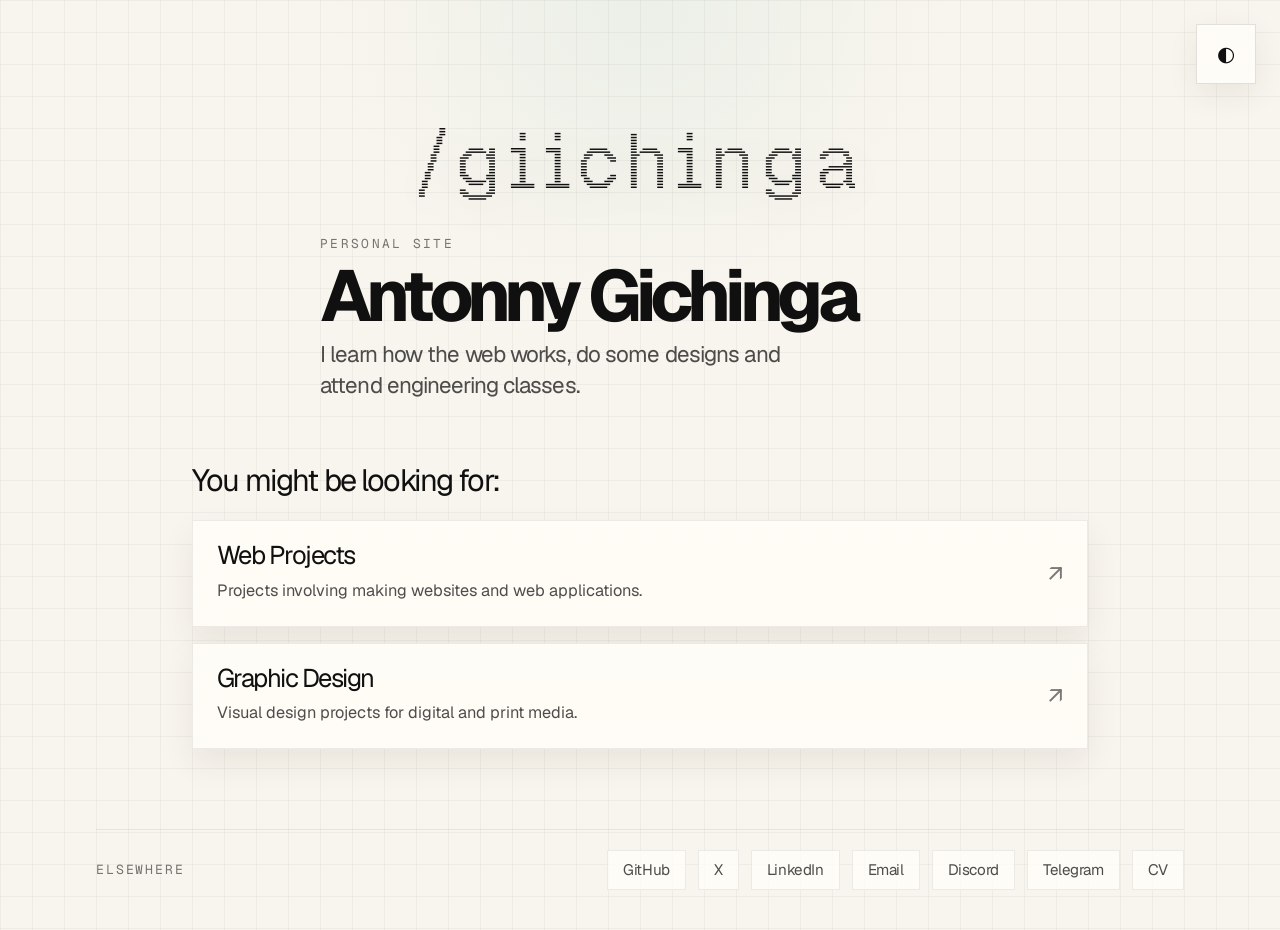
<file: index.html>
<!doctype html>
<html lang=en-us data-theme=light>

<head>
    <meta name=generator content="Hugo 0.160.1">
    <meta charset=utf-8>
    <meta name=viewport content="width=device-width,initial-scale=1">
    <title>Antonny Gichinga</title>
    <meta name=description content="Learning how computers work">
    <meta name=color-scheme content="light dark">
    <link rel=icon href=/favicon.svg type=image/svg+xml>
    <script>
        (() => {
            const e = localStorage.getItem("theme")
                , t = e === "dark" ? "dark" : "light";
            document.documentElement.dataset.theme = t
        }
        )()
    </script>
    <link rel="stylesheet" href="css/main.css" crossorigin="anonymous">
</head>

<body class="bg-canvas text-ink antialiased">
    <main class=page-shell>
        <button class=theme-toggle type=button aria-label="Toggle color theme" aria-pressed=false data-theme-toggle>
            <span aria-hidden=true data-theme-icon>◐</span>
        </button>
        <section class=hero>
            <div class=monogram aria-hidden=true data-text=/angxddeep>
                <span>/giichinga</span>
            </div>
            <div class=intro>
                <p class=intro-kicker>Personal site</p>
                <h1>Antonny Gichinga</h1>
                <p class=intro-copy>I learn how the web works, do some designs and attend engineering classes.</p>
            </div>
        </section>

        <section class=link-stack aria-labelledby=destinations-title>
            <h2 id=destinations-title>You might be looking for:</h2>
            <div class=card-list>
                <a class="destination-card group" href='projects.html'>
                    <span class=card-glow aria-hidden=true></span>
                    <div class=card-body>
                        <h3>Web Projects</h3>
                        <p>Projects involving making websites and web applications.</p>
                    </div>
                    <span class=card-arrow aria-hidden=true>↗</span>
                </a>
                <!-- <a class="destination-card group" href='projects/projects.html'>
                    <span class=card-glow aria-hidden=true></span>
                    <div class=card-body>
                        <h3>Reports, Journals and Magazines</h3>
                        <p>Academic, technical writing and research projects.</p>
                    </div>
                    <span class=card-arrow aria-hidden=true>↗</span>
                </a> -->
                <a class="destination-card group" href='designs.html'>
                    <span class=card-glow aria-hidden=true></span>
                    <div class=card-body>
                        <h3>Graphic Design</h3>
                        <p>Visual design projects for digital and print media.</p>
                    </div>
                    <span class=card-arrow aria-hidden=true>↗</span>
                </a>

                <!-- <a class="destination-card group" href='writing/writing.html'>
                    <span class=card-glow aria-hidden=true></span>
                    <div class=card-body>
                        <h3>Others</h3>
                        <p>Other interests when not in the professional space.</p>
                    </div>
                    <span class=card-arrow aria-hidden=true>↗</span>
                </a> -->
            </div>
        </section>
    </main>
    <footer class=site-footer>
        <div class=footer-inner>
            <p class=footer-label>Elsewhere</p>
            <nav class=footer-nav aria-label="Social links">
                <a class=footer-link href=https://github.com/giichinga target=_blank rel=noreferrer>GitHub</a>
                <a class=footer-link href=https://x.com/krispah_ target=_blank rel=noreferrer>X</a>
                <a class=footer-link href=https://www.linkedin.com/in/antonny-njoroge target=_blank
                    rel=noreferrer>LinkedIn</a>
                <a class=footer-link href=mailto:antonnygichinga@gmail.com>Email</a>
                <a class=footer-link href=http://discord.com/users/@toe_knee97 target=_blank rel=noreferrer>Discord</a>
                <a class=footer-link href=https://t.me/Giichinga target=_blank rel=noreferrer>Telegram</a>
                <a class=footer-link href="./assets/CV.pdf" target=_blank rel=noreferrer>CV</a>
            </nav>
        </div>
    </footer>
    <script>
            (() => {
                const e = document.querySelector("[data-theme-toggle]")
                    , t = document.documentElement;
                if (!e)
                    return;
                const n = e.querySelector("[data-theme-icon]")
                    , s = () => {
                        const s = t.dataset.theme || "light";
                        e.setAttribute("aria-pressed", s === "dark" ? "true" : "false"),
                            n && (n.textContent = s === "dark" ? "☼" : "◐")
                    }
                    ;
                s(),
                    e.addEventListener("click", () => {
                        const e = t.dataset.theme === "dark" ? "light" : "dark";
                        t.dataset.theme = e,
                            localStorage.setItem("theme", e),
                            s()
                    }
                    )
            }
            )()
    </script>
</body>

</html>
</file>
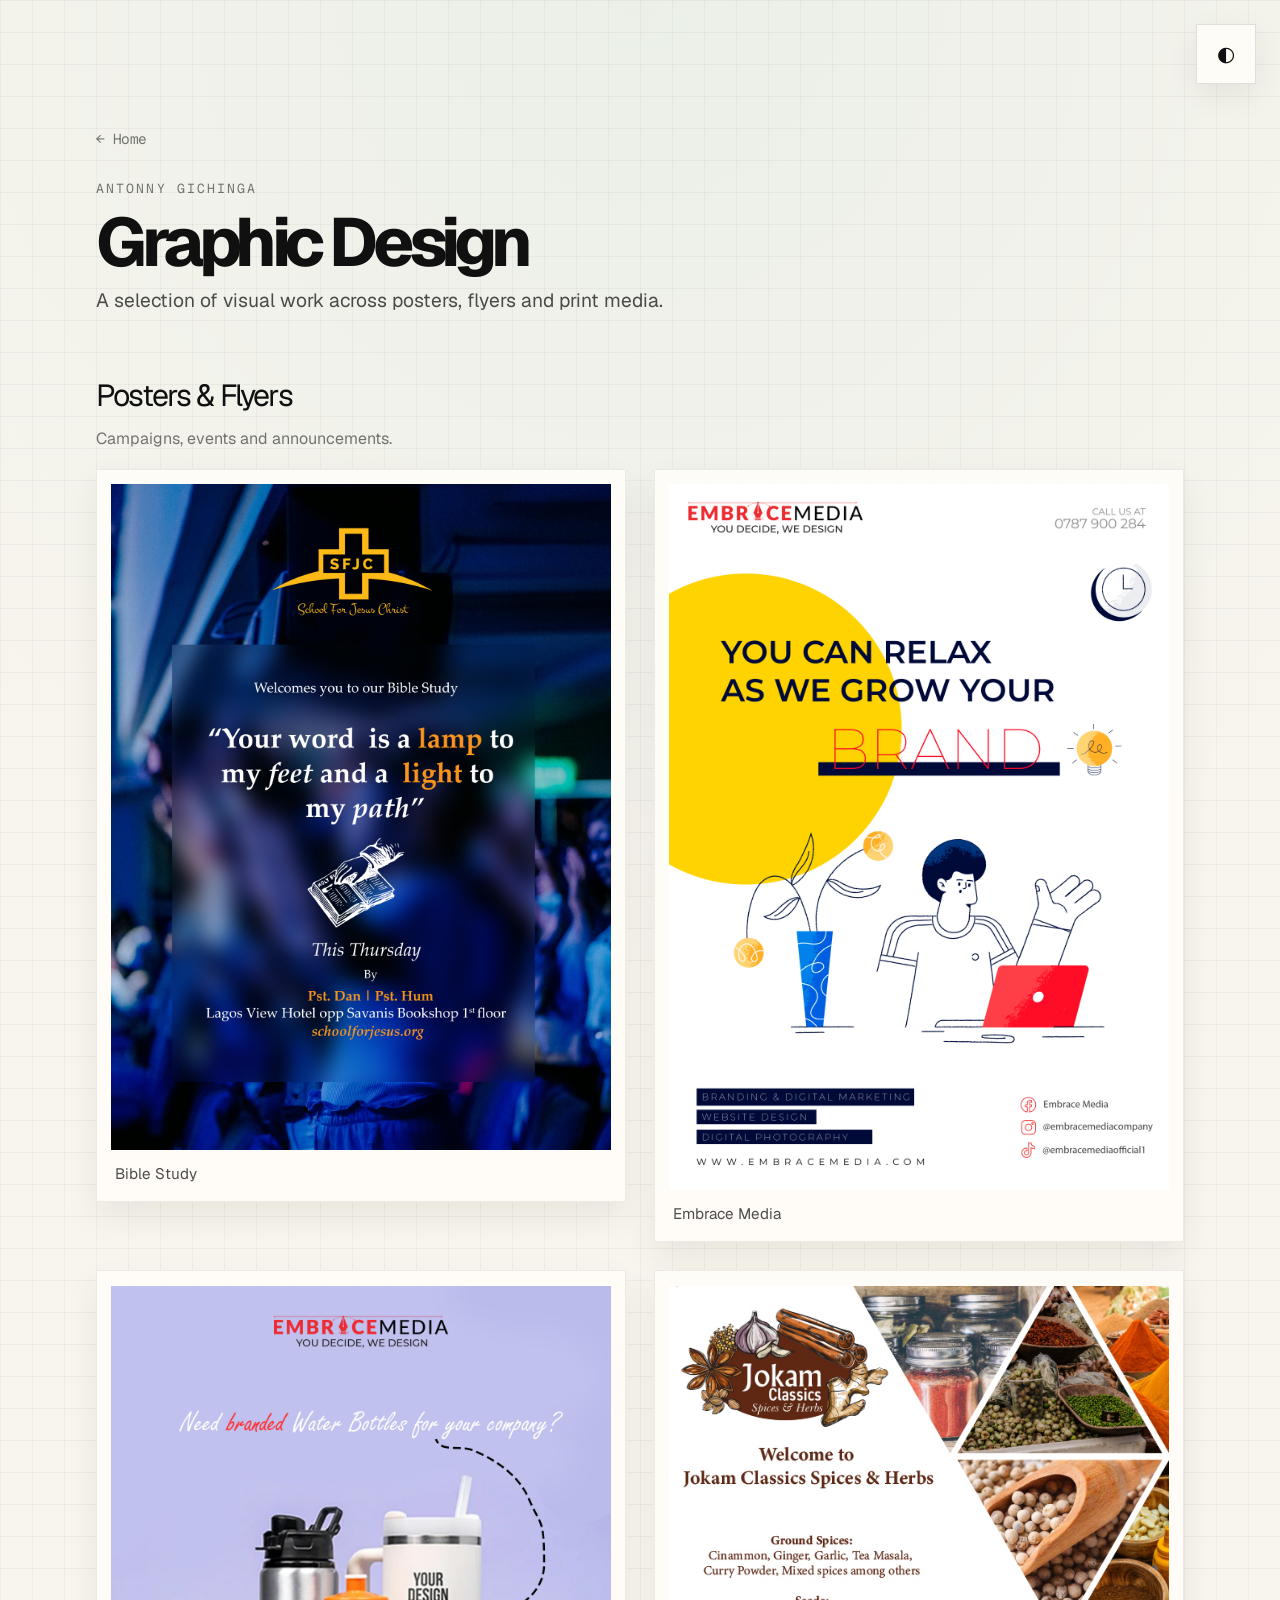
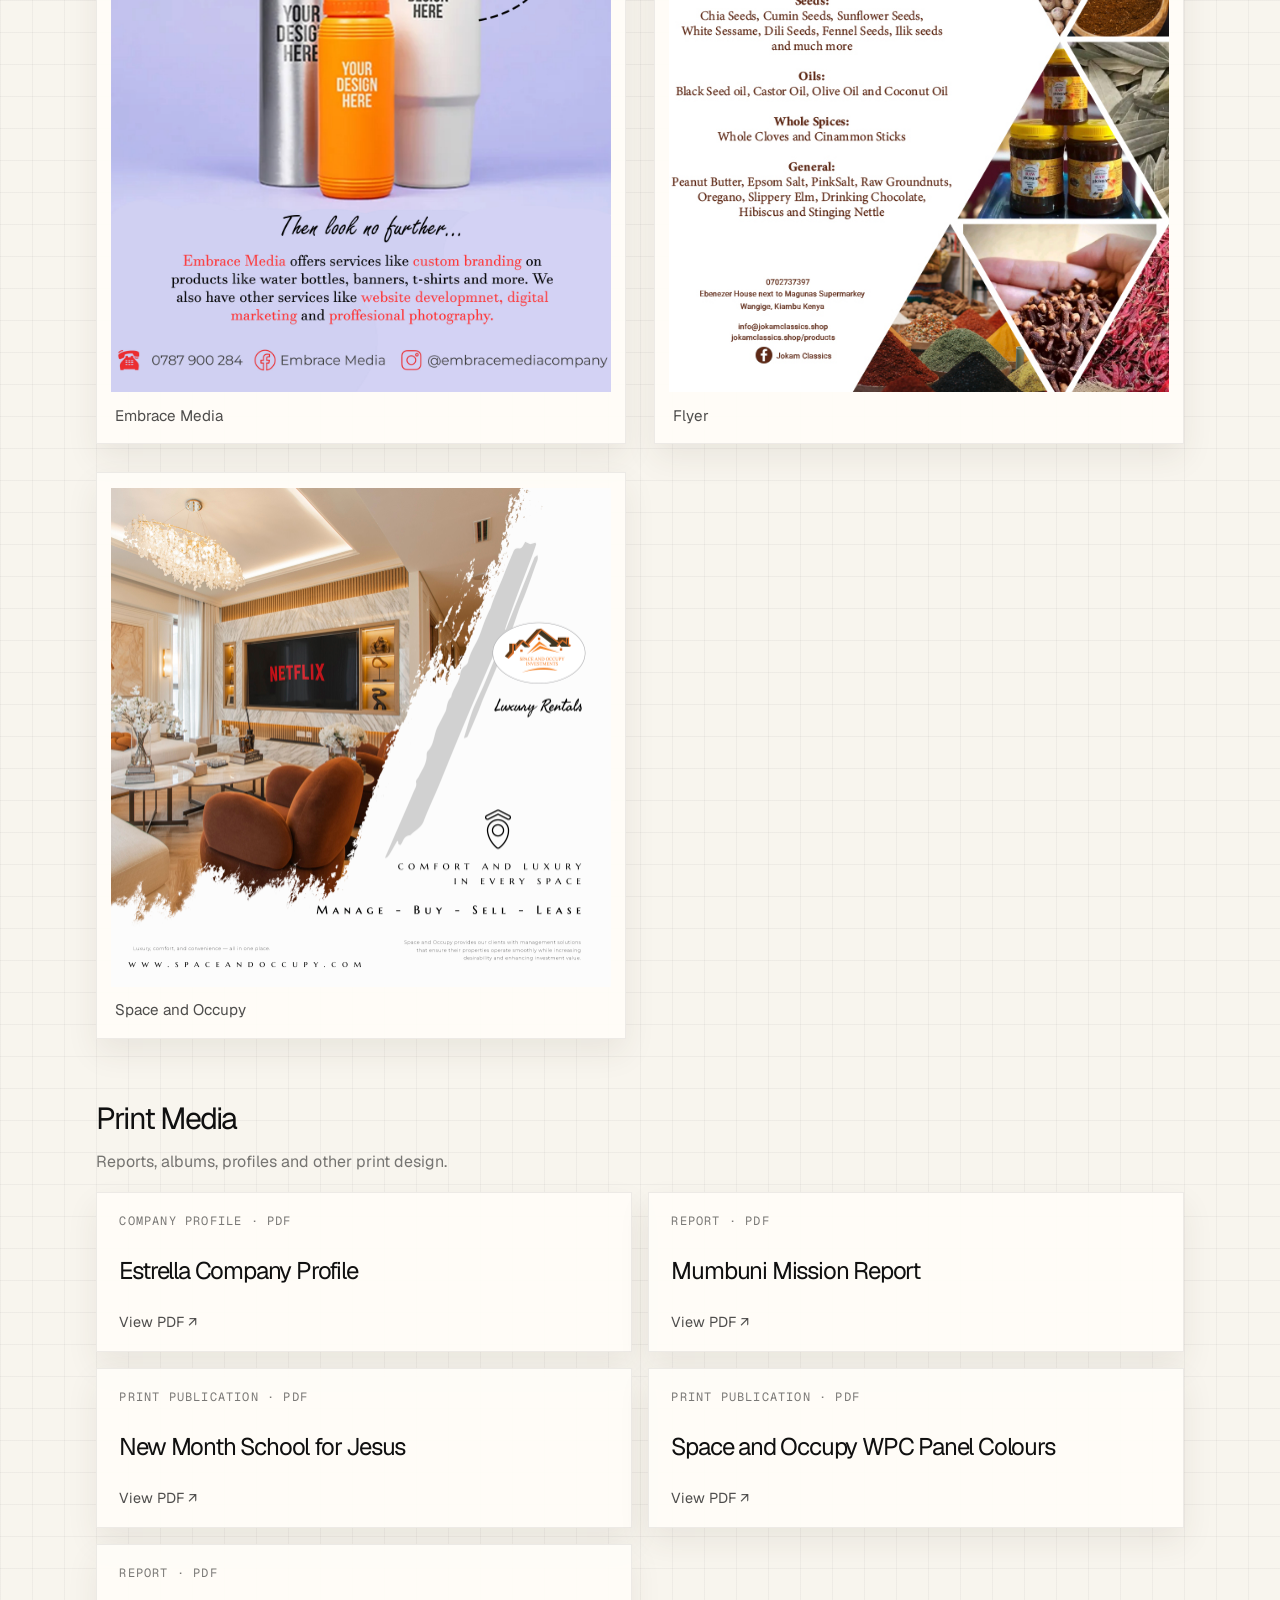
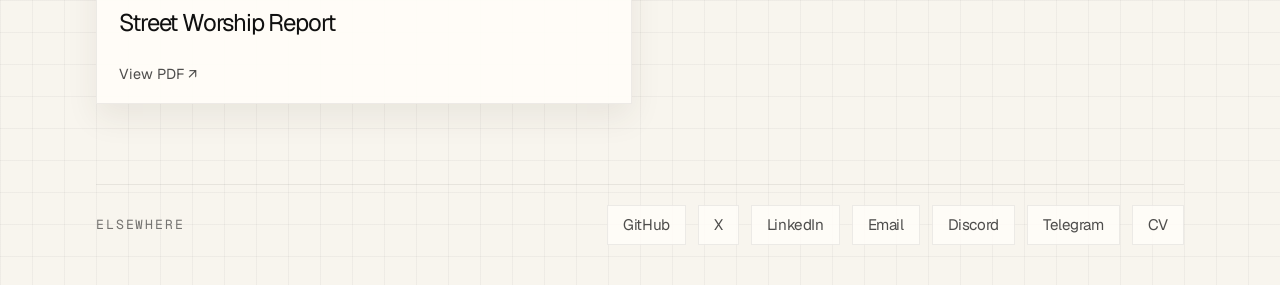
<file: designs.html>
<!doctype html>
<html lang="en" data-theme="light">

<head>
    <meta charset="utf-8">
    <meta name="viewport" content="width=device-width, initial-scale=1">
    <title>Graphic Design · Antonny Gichinga</title>
    <meta name="description" content="A selection of poster, flyer and print media design work by Antonny Gichinga.">
    <meta name="color-scheme" content="light dark">
    <link rel="icon" href="/favicon.svg" type="image/svg+xml">
    <script>
        (() => {
            const theme = localStorage.getItem("theme");
            document.documentElement.dataset.theme = theme === "dark" ? "dark" : "light";
        })();
    </script>
    <link rel="stylesheet" href="css/main.css">
</head>

<body class="bg-canvas text-ink antialiased">
    <main class="page-shell">
        <button class="theme-toggle" type="button" aria-label="Toggle color theme" aria-pressed="false"
            data-theme-toggle>
            <span aria-hidden="true" data-theme-icon>◐</span>
        </button>
        <article class="page-detail graphic-detail">
            <a class="page-back" href="index.html">← Home</a>
            <header class="detail-header">
                <p class="detail-kicker">Antonny Gichinga</p>
                <h1>Graphic Design</h1>
                <p class="detail-summary">A selection of visual work across posters, flyers and print media.</p>
            </header>

            <section class="design-section" aria-labelledby="poster-title">
                <div class="design-section-heading">
                    <h2 class="project-board-title" id="poster-title">Posters &amp; Flyers</h2>
                    <p>Campaigns, events and announcements.</p>
                </div>
                <div class="poster-grid">
                    <figure class="poster-card">
                        <a class="poster-preview" href="assets/graphic/posters/Bible Study Poster copy.jpg"
                            target="_blank" rel="noreferrer" aria-label="View Bible Study poster at full size">
                            <img src="assets/graphic/posters/Bible Study Poster copy.jpg" alt="Bible Study event poster"
                                loading="lazy">
                        </a>
                        <figcaption>Bible Study</figcaption>
                    </figure>
                    <figure class="poster-card">
                        <a class="poster-preview" href="assets/graphic/posters/Embrace Media poster 2 copy.jpg"
                            target="_blank" rel="noreferrer" aria-label="View Embrace Media poster at full size">
                            <img src="assets/graphic/posters/Embrace Media poster 2 copy.jpg"
                                alt="Embrace Media poster design" loading="lazy">
                        </a>
                        <figcaption>Embrace Media</figcaption>
                    </figure>
                    <figure class="poster-card">
                        <a class="poster-preview" href="assets/graphic/posters/Embrace Media Poster 3 copy.jpg"
                            target="_blank" rel="noreferrer" aria-label="View second Embrace Media poster at full size">
                            <img src="assets/graphic/posters/Embrace Media Poster 3 copy.jpg"
                                alt="Second Embrace Media poster design" loading="lazy">
                        </a>
                        <figcaption>Embrace Media</figcaption>
                    </figure>
                    <figure class="poster-card">
                        <a class="poster-preview" href="assets/graphic/posters/Flyer-v2.jpg" target="_blank"
                            rel="noreferrer" aria-label="View flyer at full size">
                            <img src="assets/graphic/posters/Flyer-v2.jpg" alt="Flyer design" loading="lazy">
                        </a>
                        <figcaption>Flyer</figcaption>
                    </figure>
                    <figure class="poster-card">
                        <a class="poster-preview" href="assets/graphic/posters/Space and Occupy Poster.jpg"
                            target="_blank" rel="noreferrer" aria-label="View Space and Occupy poster at full size">
                            <img src="assets/graphic/posters/Space and Occupy Poster.jpg"
                                alt="Space and Occupy event poster" loading="lazy">
                        </a>
                        <figcaption>Space and Occupy</figcaption>
                    </figure>
                </div>
            </section>

            <section class="design-section" aria-labelledby="print-title">
                <div class="design-section-heading">
                    <h2 class="project-board-title" id="print-title">Print Media</h2>
                    <p>Reports, albums, profiles and other print design.</p>
                </div>
                <div class="print-grid">
                    <a class="print-card" href="assets/graphic/ESTRELLA COMPANY PROFILE copy.pdf" target="_blank"
                        rel="noreferrer">
                        <span class="print-card-type">Company profile · PDF</span>
                        <span class="print-card-title">Estrella Company Profile</span>
                        <span class="print-card-link" aria-hidden="true">View PDF ↗</span>
                    </a>
                    <a class="print-card" href="assets/graphic/Mumbuni Mission Report.pdf" target="_blank"
                        rel="noreferrer">
                        <span class="print-card-type">Report · PDF</span>
                        <span class="print-card-title">Mumbuni Mission Report</span>
                        <span class="print-card-link" aria-hidden="true">View PDF ↗</span>
                    </a>
                    <a class="print-card" href="assets/graphic/New Month School for Jesus copy.pdf" target="_blank"
                        rel="noreferrer">
                        <span class="print-card-type">Print publication · PDF</span>
                        <span class="print-card-title">New Month School for Jesus</span>
                        <span class="print-card-link" aria-hidden="true">View PDF ↗</span>
                    </a>
                    <a class="print-card"
                        href="assets/graphic/Space and Occupy WPC Panel Colours (Smaller size Hopefully).pdf"
                        target="_blank" rel="noreferrer">
                        <span class="print-card-type">Print publication · PDF</span>
                        <span class="print-card-title">Space and Occupy WPC Panel Colours</span>
                        <span class="print-card-link" aria-hidden="true">View PDF ↗</span>
                    </a>
                    <a class="print-card" href="assets/graphic/Street Worship Report.pdf" target="_blank"
                        rel="noreferrer">
                        <span class="print-card-type">Report · PDF</span>
                        <span class="print-card-title">Street Worship Report</span>
                        <span class="print-card-link" aria-hidden="true">View PDF ↗</span>
                    </a>
                </div>
            </section>
        </article>
    </main>
    <footer class="site-footer">
        <div class="footer-inner">
            <p class="footer-label">Elsewhere</p>
            <nav class="footer-nav" aria-label="Social links">
                <a class="footer-link" href="https://github.com/giichinga" target="_blank" rel="noreferrer">GitHub</a>
                <a class="footer-link" href="https://x.com/krispah_" target="_blank" rel="noreferrer">X</a>
                <a class="footer-link" href="https://www.linkedin.com/in/antonny-njoroge" target="_blank"
                    rel="noreferrer">LinkedIn</a>
                <a class="footer-link" href="mailto:antonnygichinga@gmail.com">Email</a>
                <a class="footer-link" href="http://discord.com/users/@toe_knee97" target="_blank"
                    rel="noreferrer">Discord</a>
                <a class="footer-link" href="https://t.me/Giichinga" target="_blank" rel="noreferrer">Telegram</a>
                <a class="footer-link" href="assets/CV.pdf" target="_blank" rel="noreferrer">CV</a>
            </nav>
        </div>
    </footer>
    <script>
        (() => {
            const toggle = document.querySelector("[data-theme-toggle]");
            const root = document.documentElement;
            if (!toggle) return;
            const icon = toggle.querySelector("[data-theme-icon]");
            const update = () => {
                const dark = root.dataset.theme === "dark";
                toggle.setAttribute("aria-pressed", dark ? "true" : "false");
                if (icon) icon.textContent = dark ? "☼" : "◐";
            };
            update();
            toggle.addEventListener("click", () => {
                root.dataset.theme = root.dataset.theme === "dark" ? "light" : "dark";
                localStorage.setItem("theme", root.dataset.theme);
                update();
            });
        })();
    </script>
</body>

</html>
</file>
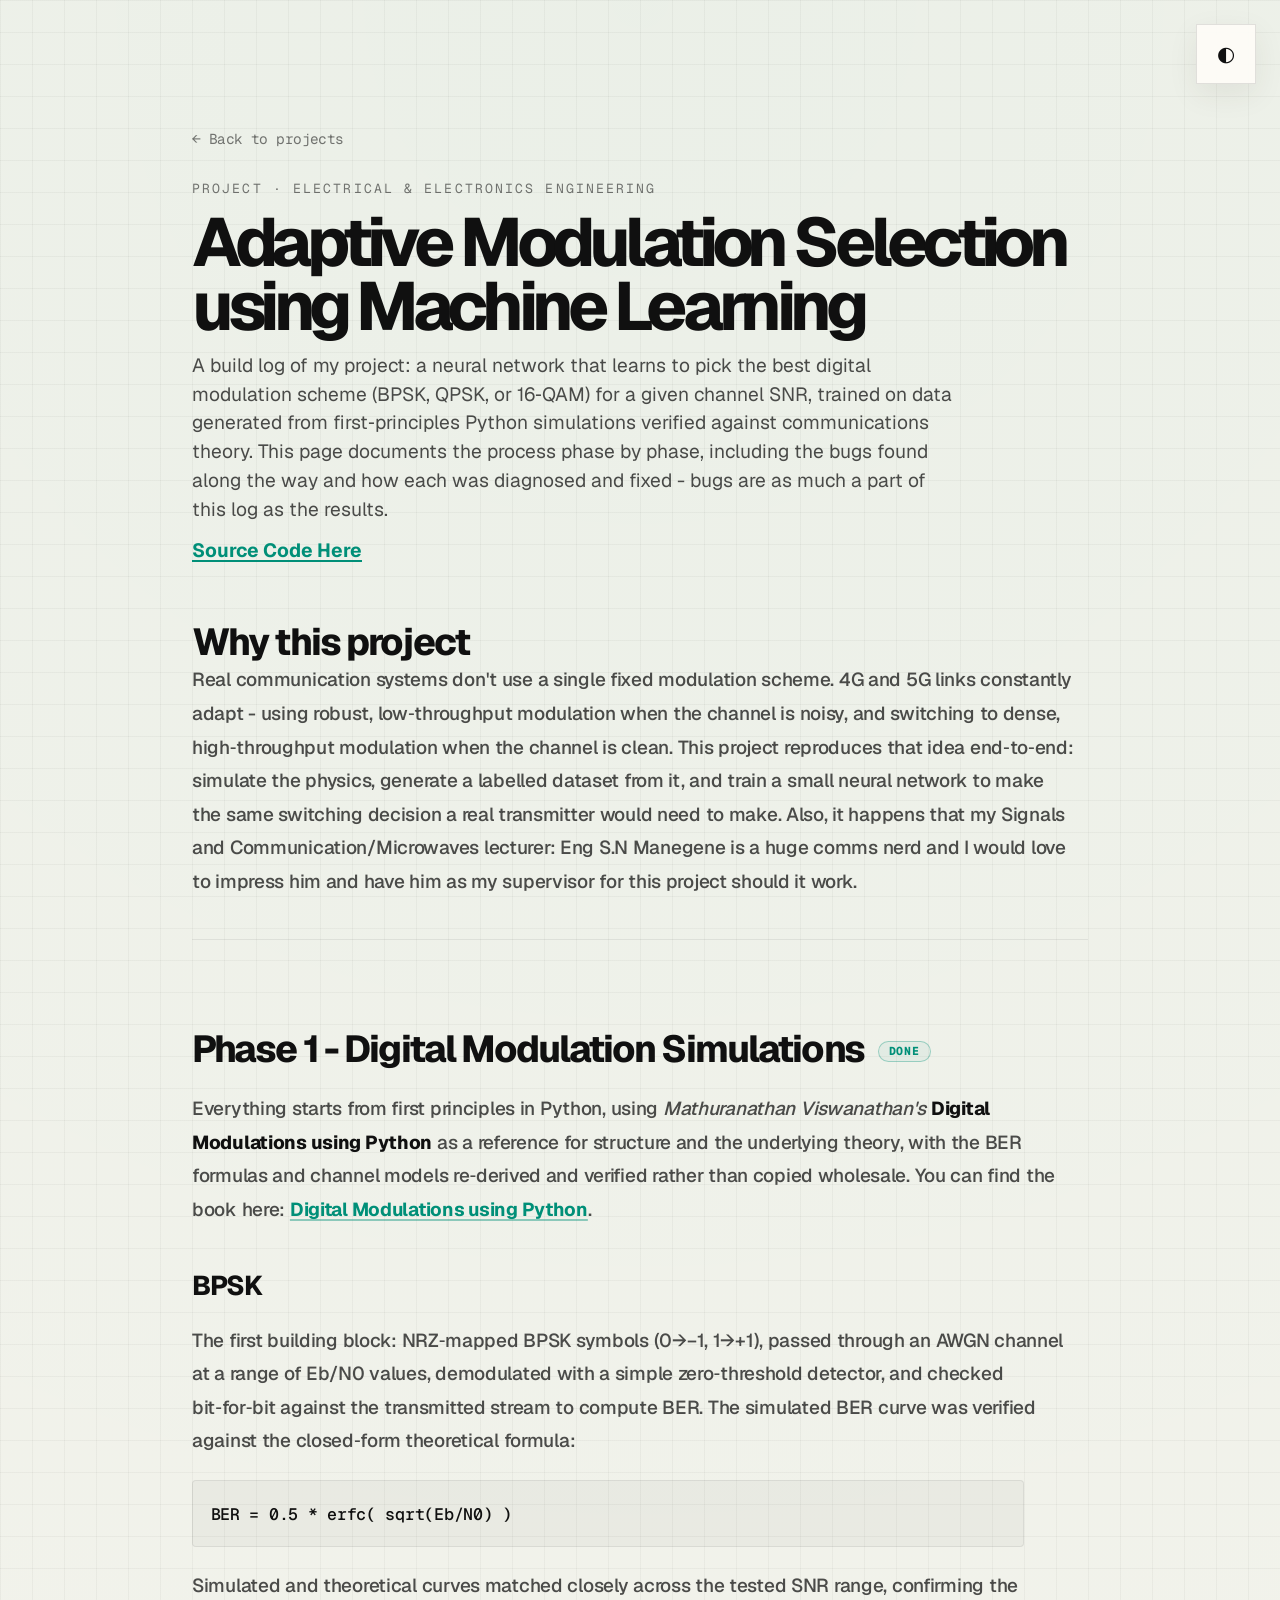
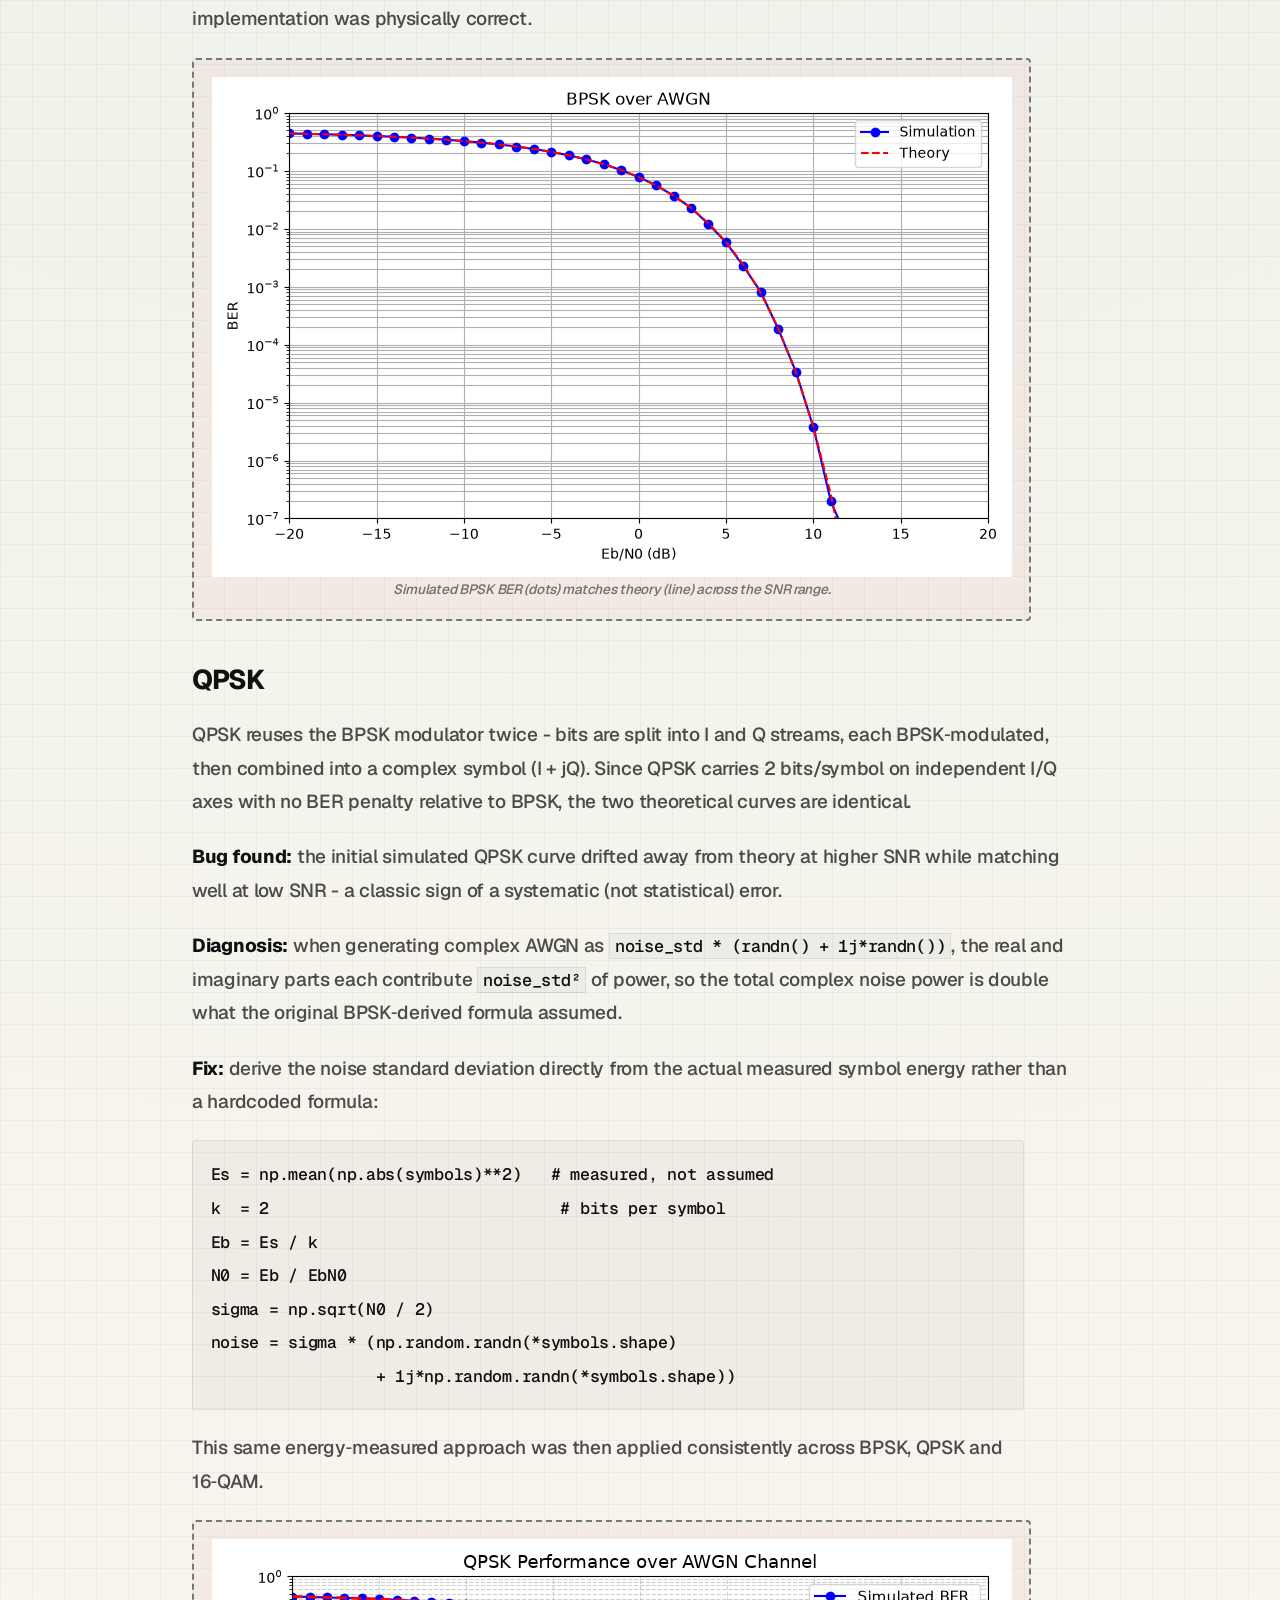
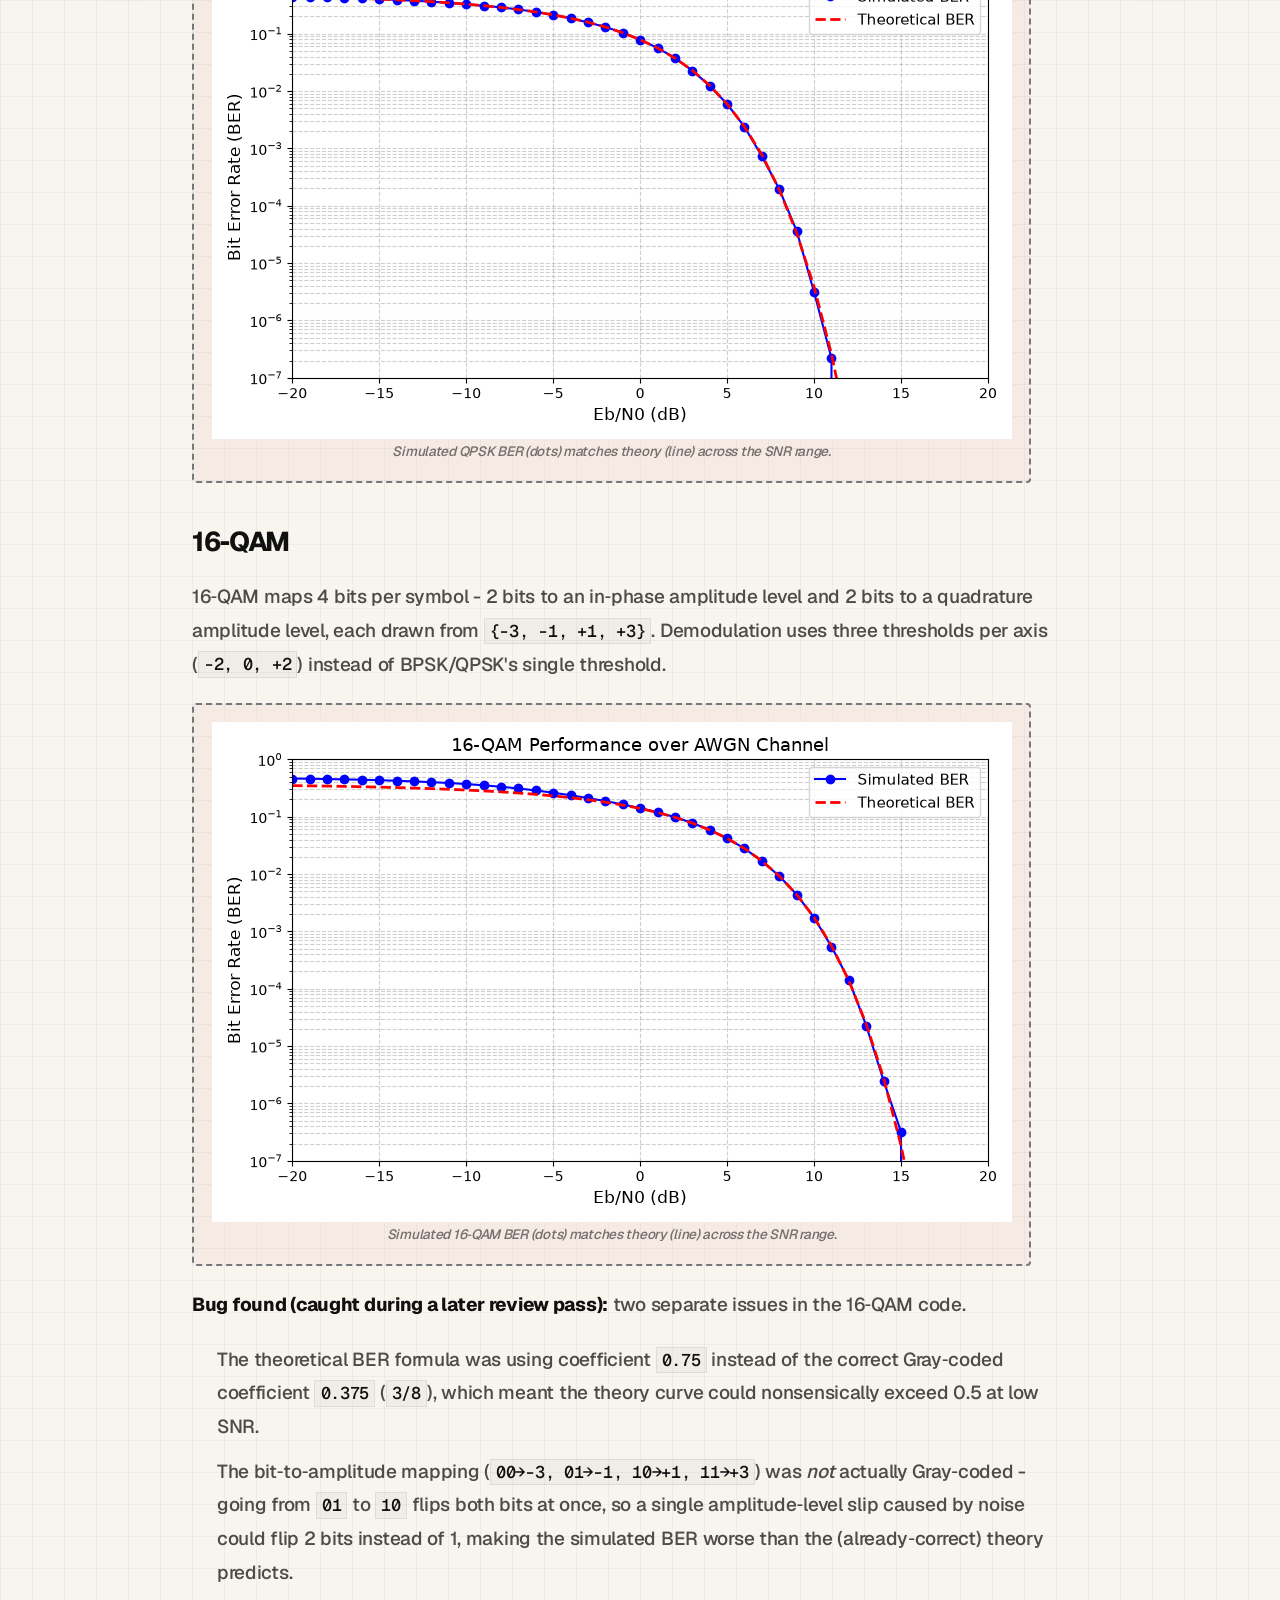
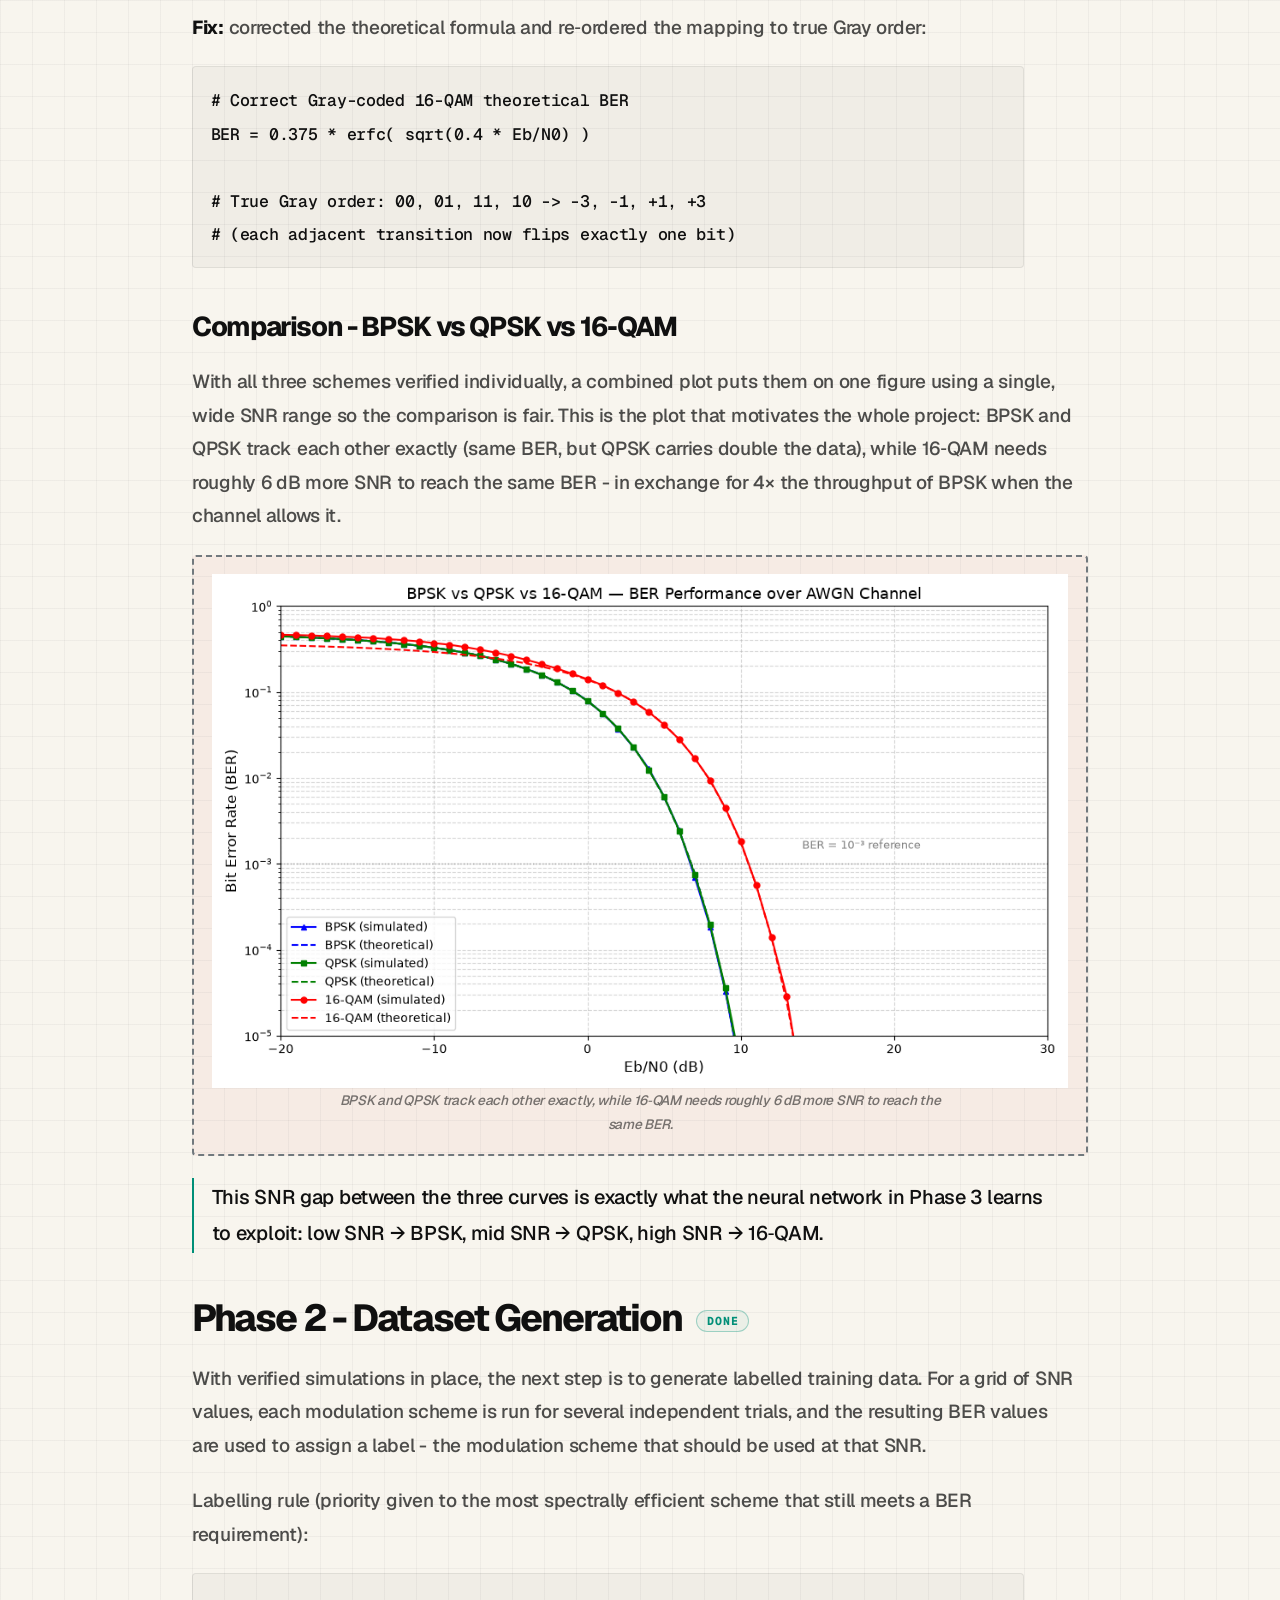
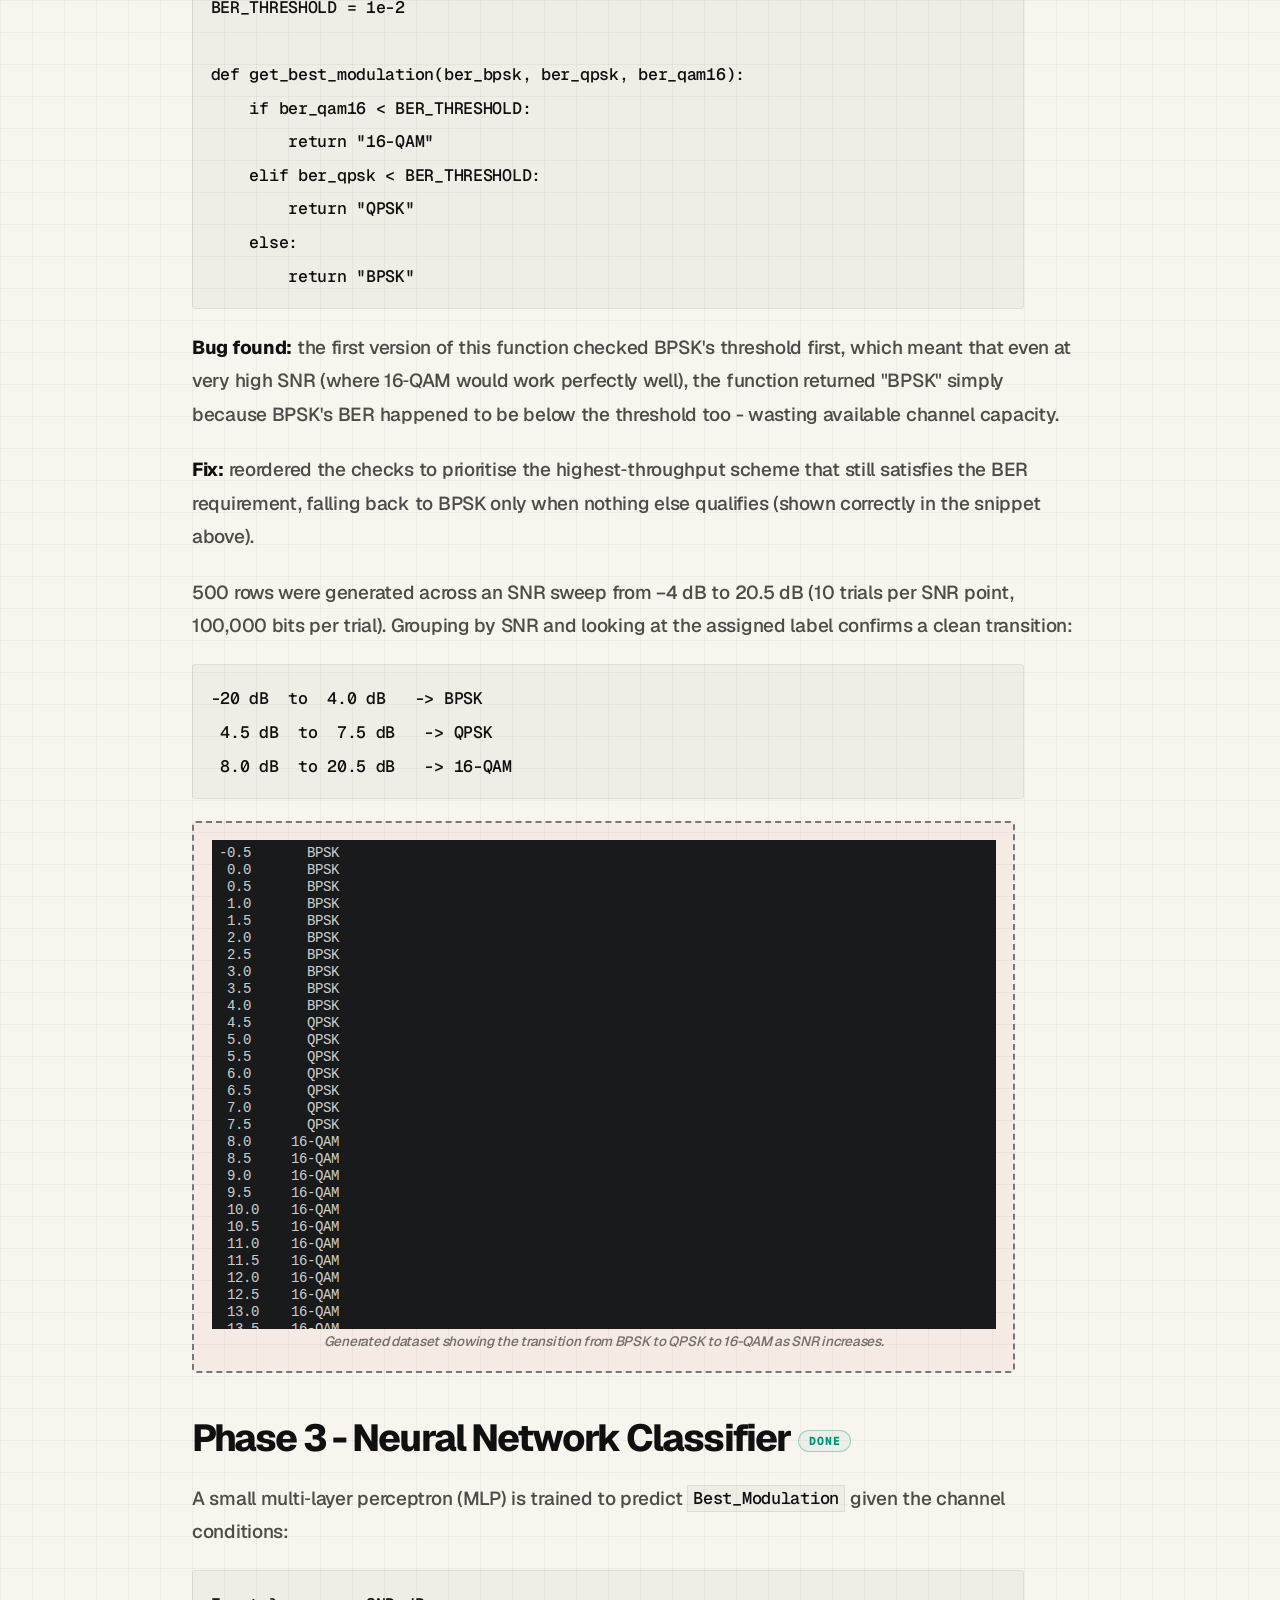
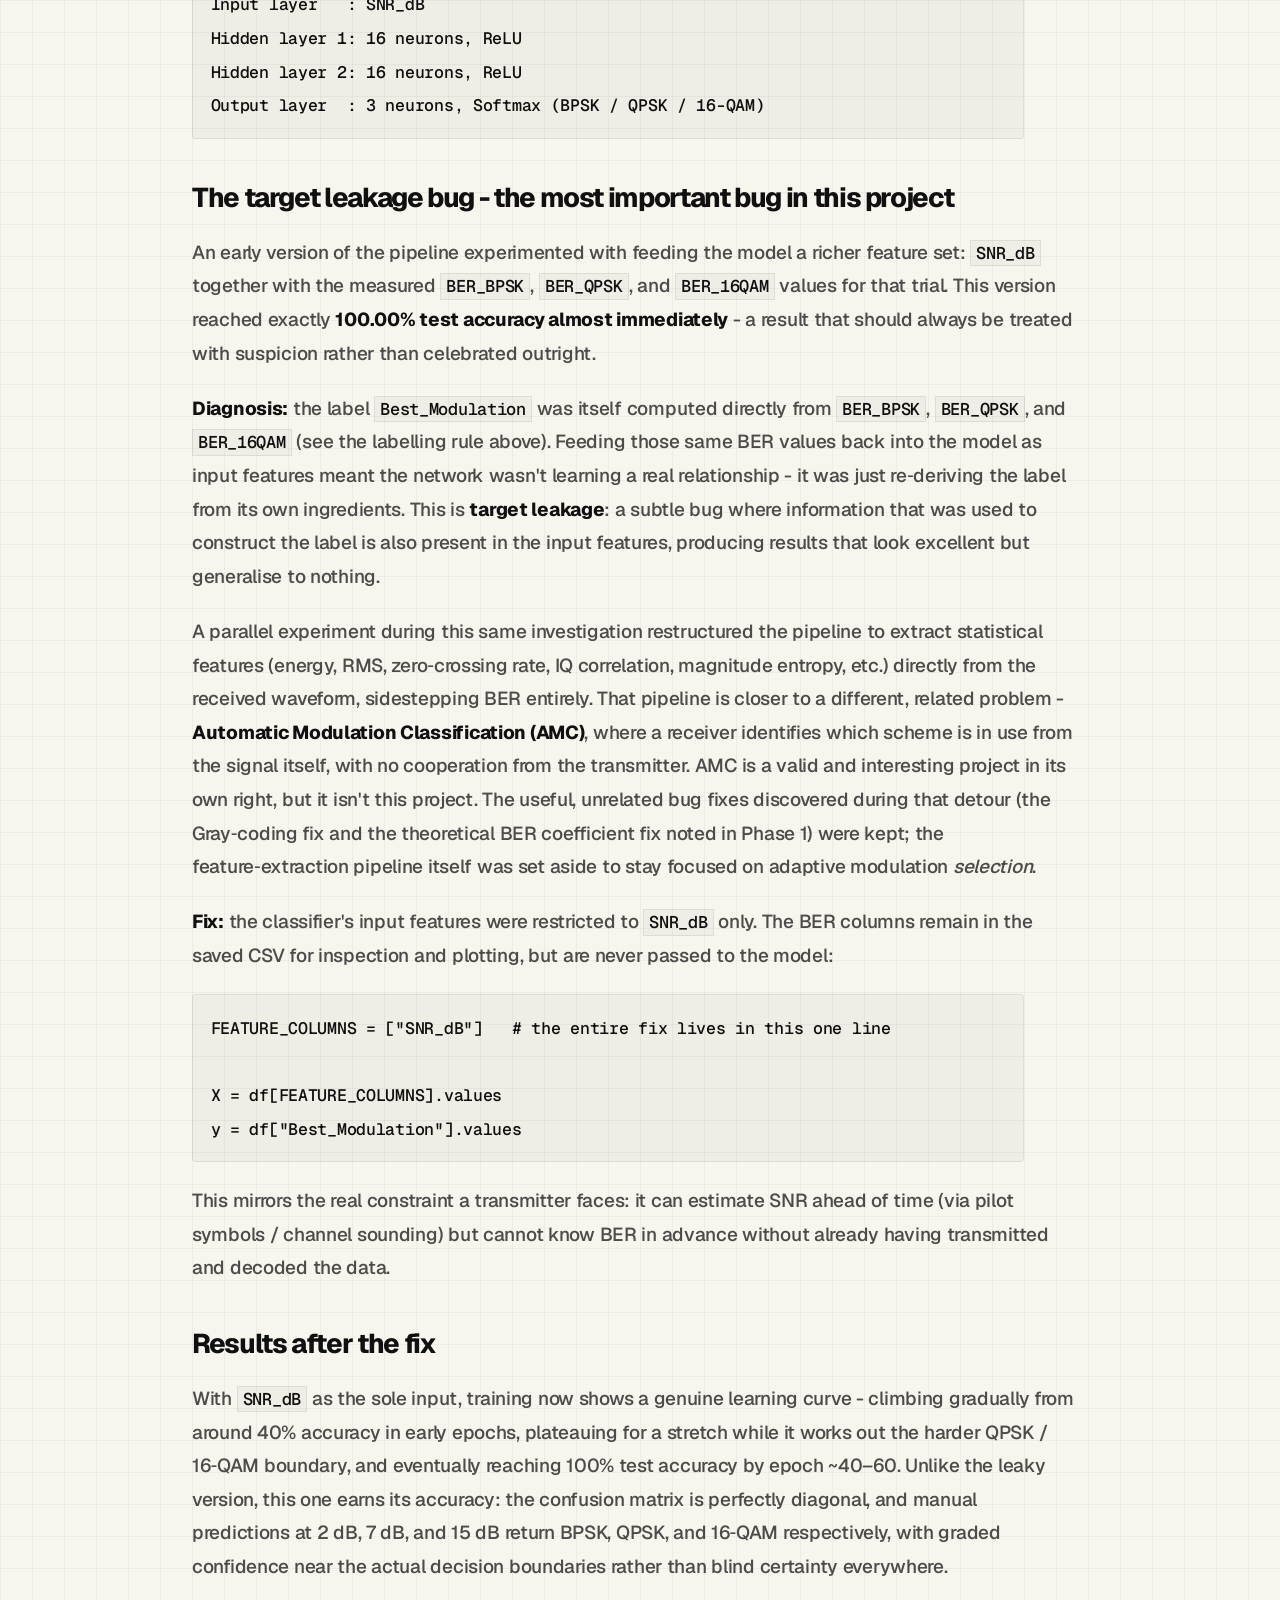
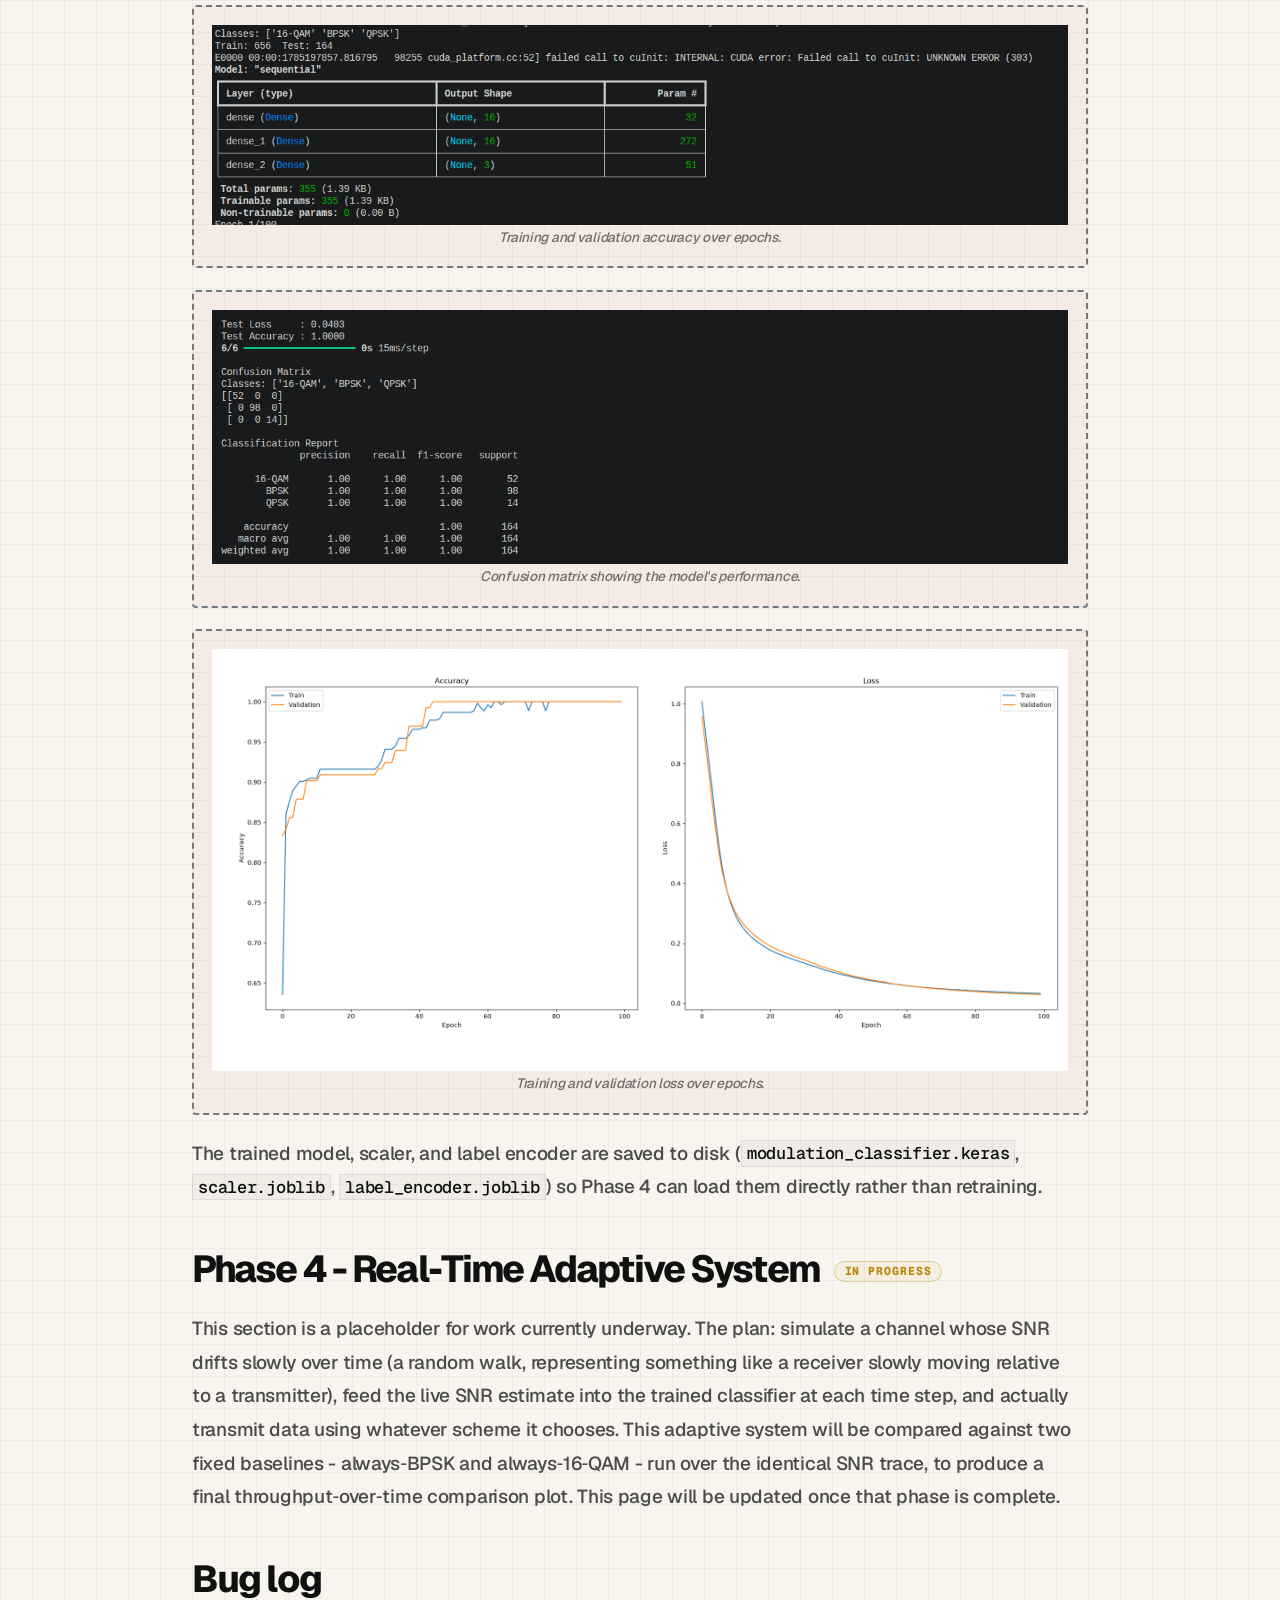
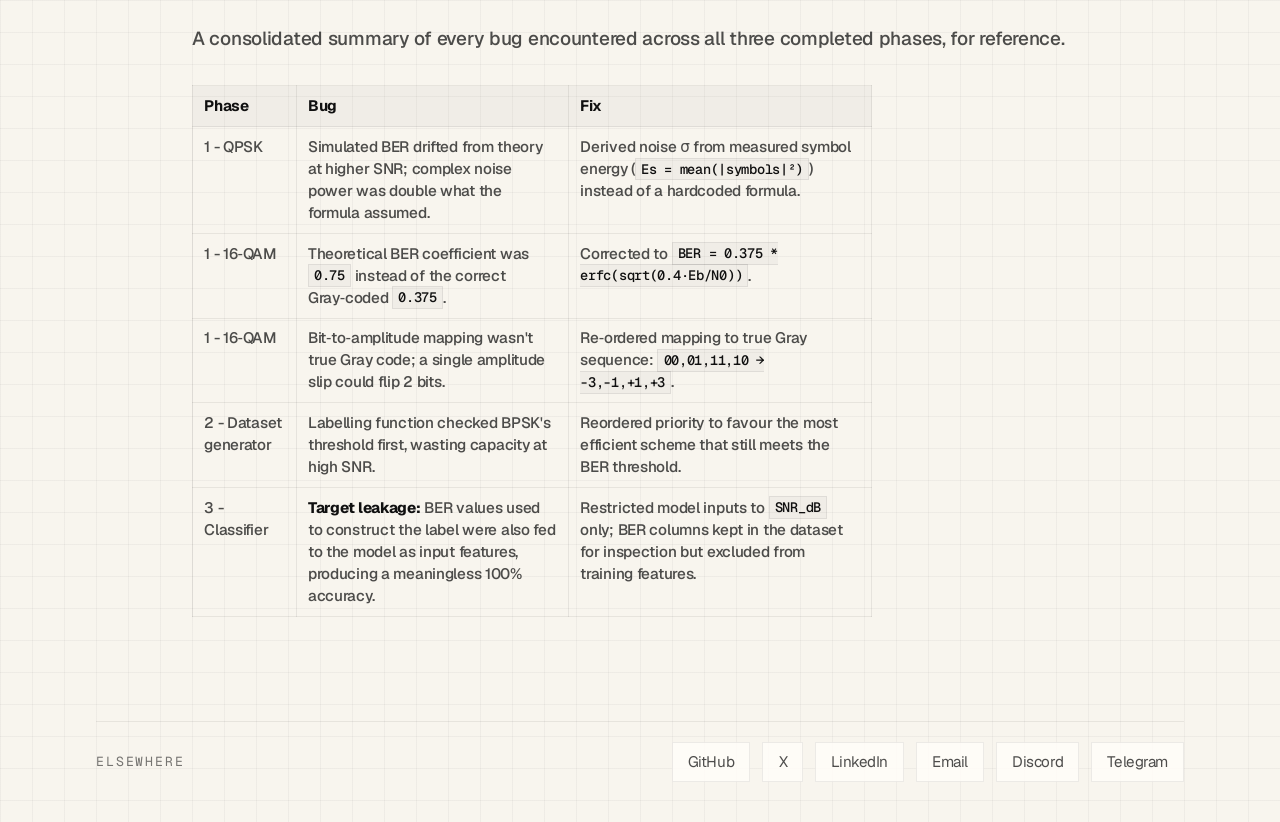
<file: projects/digitalComms.html>
<!doctype html>
<html lang=en-us data-theme=light>
    <head>
        <meta name=generator content="Hugo 0.160.1">
        <meta charset=utf-8>
        <meta name=viewport content="width=device-width,initial-scale=1">
        <title>Adaptive Modulation Selection using Machine Learning - Antonny Gichinga</title>
        <meta name=description content=" Project log: adaptive digital modulation selection using a neural network classifier.">
        <meta name=color-scheme content="light dark">
        <link rel=icon href=..assets/favicon.svg type=image/svg+xml>
        <script>
            ( () => {
                const e = localStorage.getItem("theme")
                  , t = e === "dark" ? "dark" : "light";
                document.documentElement.dataset.theme = t
            }
            )()
        </script>
        <link rel="stylesheet" href="../css/main.css" crossorigin="anonymous">
        <style>
          
           
        </style>
    </head>
    <body class="bg-canvas text-ink antialiased">
        <main class=page-shell>
            <button class=theme-toggle type=button aria-label="Toggle color theme" aria-pressed=false data-theme-toggle>
                <span aria-hidden=true data-theme-icon>◐</span>
            </button>

            <div class=page-detail>
                <a class=page-back href="../projects/projects.html">← Back to projects</a>

                <div class=detail-header>
                    <p class=detail-kicker> Project · Electrical &amp; Electronics Engineering</p>
                    <h1>Adaptive Modulation Selection using Machine Learning</h1>
                    <p class=detail-summary>
                        A build log of my project: a neural network that learns to pick
                        the best digital modulation scheme (BPSK, QPSK, or 16‑QAM) for a given
                        channel SNR, trained on data generated from first‑principles Python
                        simulations verified against communications theory. This page documents
                        the process phase by phase, including the bugs found along the way and
                        how each was diagnosed and fixed - bugs are as much a part of this log as
                        the results.
                    </p>
                    <p class=detail-summary>
                        <a href="https://github.com/giichinga/Digital-Signals-Modulation-Simulations" target=_blank rel=noreferrer  class="article-copy-link">Source Code Here</a>
                        
                    </p>
                </div>

                <div class=article-copy>

                    <div class=writing-intro>
                        <h2>Why this project</h2>
                        <p>
                            Real communication systems don't use a single fixed modulation scheme.
                            4G and 5G links constantly adapt - using robust, low‑throughput
                            modulation when the channel is noisy, and switching to dense,
                            high‑throughput modulation when the channel is clean. This project
                            reproduces that idea end‑to‑end: simulate the physics, generate a
                            labelled dataset from it, and train a small neural network to make the
                            same switching decision a real transmitter would need to make. Also, it happens
                            that my Signals and Communication/Microwaves lecturer: Eng S.N Manegene is a huge comms nerd and I would love to
                            impress him and have 
                            him as my supervisor for this project should it work. 
                        </p>
                       
                    </div>

                    <!-- ============================================================ -->
                    <h2>Phase 1 - Digital Modulation Simulations <span class="status-pill status-done">Done</span></h2>
                    <p>
                        Everything starts from first principles in Python, using
                        <em>Mathuranathan Viswanathan's</em> <strong>Digital Modulations using
                        Python</strong> as a reference for structure and the underlying theory,
                        with the BER formulas and channel models re‑derived and verified rather
                        than copied wholesale. You can find the book here: <a href="http://ael.chungbuk.ac.kr/lectures/graduate/%EC%A0%84%ED%8C%8C%EC%8B%A0%ED%98%B8%EC%B2%98%EB%A6%AC/Mathuranathan%20Viswanathan%20-%20Digital%20Modulations%20using%20Python%20(2019).pdf" target=_blank rel=noreferrer>Digital Modulations using Python</a>.
                    </p>

                    <h3>BPSK</h3>
                    <p>
                        The first building block: NRZ‑mapped BPSK symbols (0→−1, 1→+1), passed
                        through an AWGN channel at a range of Eb/N0 values, demodulated with a
                        simple zero‑threshold detector, and checked bit‑for‑bit against the
                        transmitted stream to compute BER. The simulated BER curve was verified
                        against the closed‑form theoretical formula:
                    </p>
                    <pre><code>BER = 0.5 * erfc( sqrt(Eb/N0) )</code></pre>
                    <p>Simulated and theoretical curves matched closely across the tested SNR range, confirming the implementation was physically correct.</p>
                    <div class="screenshot-slot">
                        <img src="../assets/bpsk.png">
                        <p class="screenshot-caption">Simulated BPSK BER (dots) matches theory (line) across the SNR range.</p>
                    </div>

                    <h3>QPSK</h3>
                    <p>
                        QPSK reuses the BPSK modulator twice - bits are split into I and Q
                        streams, each BPSK‑modulated, then combined into a complex symbol
                        (I + jQ). Since QPSK carries 2 bits/symbol on independent I/Q axes with
                        no BER penalty relative to BPSK, the two theoretical curves are
                        identical.
                    </p>

                    

                    <p><strong>Bug found:</strong> the initial simulated QPSK curve drifted away from theory at higher SNR while matching well at low SNR - a classic sign of a systematic (not statistical) error.</p>
                    <p><strong>Diagnosis:</strong> when generating complex AWGN as <code>noise_std * (randn() + 1j*randn())</code>, the real and imaginary parts each contribute <code>noise_std²</code> of power, so the total complex noise power is double what the original BPSK‑derived formula assumed.</p>
                    <p><strong>Fix:</strong> derive the noise standard deviation directly from the actual measured symbol energy rather than a hardcoded formula:</p>
                    <pre><code>Es = np.mean(np.abs(symbols)**2)   # measured, not assumed
k  = 2                              # bits per symbol
Eb = Es / k
N0 = Eb / EbN0
sigma = np.sqrt(N0 / 2)
noise = sigma * (np.random.randn(*symbols.shape)
                 + 1j*np.random.randn(*symbols.shape))</code></pre>
                    <p>This same energy‑measured approach was then applied consistently across BPSK, QPSK and 16‑QAM.</p>

                    <div class="screenshot-slot">
                        <img src="../assets/qpsk.png">
                        <p class="screenshot-caption">Simulated QPSK BER (dots) matches theory (line) across the SNR range.</p>
                    </div>

                    <h3>16‑QAM</h3>
                    <p>
                        16‑QAM maps 4 bits per symbol - 2 bits to an in‑phase amplitude level and
                        2 bits to a quadrature amplitude level, each drawn from
                        <code>{-3, -1, +1, +3}</code>. Demodulation uses three thresholds per axis
                        (<code>-2, 0, +2</code>) instead of BPSK/QPSK's single threshold.
                    </p>

                    <div class="screenshot-slot">
                        <img src="../assets/qam16.png">
                        <p class="screenshot-caption">Simulated 16‑QAM BER (dots) matches theory (line) across the SNR range.</p>
                    </div>

                    <p><strong>Bug found (caught during a later review pass):</strong> two separate issues in the 16‑QAM code.</p>
                    <ol>
                        <li>
                            The theoretical BER formula was using coefficient <code>0.75</code>
                            instead of the correct Gray‑coded coefficient <code>0.375</code>
                            (<code>3/8</code>), which meant the theory curve could nonsensically
                            exceed 0.5 at low SNR.
                        </li>
                        <li>
                            The bit‑to‑amplitude mapping (<code>00→-3, 01→-1, 10→+1, 11→+3</code>)
                            was <em>not</em> actually Gray‑coded - going from <code>01</code> to
                            <code>10</code> flips both bits at once, so a single amplitude‑level
                            slip caused by noise could flip 2 bits instead of 1, making the
                            simulated BER worse than the (already‑correct) theory predicts.
                        </li>
                    </ol>
                    <p><strong>Fix:</strong> corrected the theoretical formula and re‑ordered the mapping to true Gray order:</p>
                    <pre><code># Correct Gray-coded 16-QAM theoretical BER
BER = 0.375 * erfc( sqrt(0.4 * Eb/N0) )

# True Gray order: 00, 01, 11, 10 -> -3, -1, +1, +3
# (each adjacent transition now flips exactly one bit)</code></pre>

                    <h3>Comparison - BPSK vs QPSK vs 16‑QAM</h3>
                    <p>
                        With all three schemes verified individually, a combined plot puts them on
                        one figure using a single, wide SNR range so the comparison is fair. This
                        is the plot that motivates the whole project: BPSK and QPSK track each
                        other exactly (same BER, but QPSK carries double the data), while 16‑QAM
                        needs roughly 6 dB more SNR to reach the same BER - in exchange for 4×
                        the throughput of BPSK when the channel allows it.
                    </p>
                    <div class="screenshot-slot">
                        <img src="../assets/comparison.png" alt="Comparison of BER for BPSK, QPSK, and 16-QAM">
                        <p class="screenshot-caption">BPSK and QPSK track each other exactly, while 16‑QAM needs roughly 6 dB more SNR to reach the same BER.</p>
                    </div>
                    <blockquote>
                        This SNR gap between the three curves is exactly what the neural network
                        in Phase 3 learns to exploit: low SNR → BPSK, mid SNR → QPSK, high SNR →
                        16‑QAM.
                    </blockquote>

                    <!-- ============================================================ -->
                    <h2>Phase 2 - Dataset Generation <span class="status-pill status-done">Done</span></h2>
                    <p>
                        With verified simulations in place, the next step is to generate labelled
                        training data. For a grid of SNR values, each modulation scheme is run for
                        several independent trials, and the resulting BER values are used to
                        assign a label - the modulation scheme that should be used at that SNR.
                    </p>
                    <p>Labelling rule (priority given to the most spectrally efficient scheme that still meets a BER requirement):</p>
                    <pre><code>BER_THRESHOLD = 1e-2

def get_best_modulation(ber_bpsk, ber_qpsk, ber_qam16):
    if ber_qam16 < BER_THRESHOLD:
        return "16-QAM"
    elif ber_qpsk < BER_THRESHOLD:
        return "QPSK"
    else:
        return "BPSK"</code></pre>

                    <p><strong>Bug found:</strong> the first version of this function checked BPSK's threshold first, which meant that even at very high SNR (where 16‑QAM would work perfectly well), the function returned "BPSK" simply because BPSK's BER happened to be below the threshold too - wasting available channel capacity.</p>
                    <p><strong>Fix:</strong> reordered the checks to prioritise the highest‑throughput scheme that still satisfies the BER requirement, falling back to BPSK only when nothing else qualifies (shown correctly in the snippet above).</p>

                    <p>
                        500 rows were generated across an SNR sweep from −4 dB to 20.5 dB (10
                        trials per SNR point, 100,000 bits per trial). Grouping by SNR and looking
                        at the assigned label confirms a clean transition:
                    </p>
                    <pre><code>-20 dB  to  4.0 dB   -> BPSK
 4.5 dB  to  7.5 dB   -> QPSK
 8.0 dB  to 20.5 dB   -> 16-QAM</code></pre>
                    <div class="screenshot-slot">
                        <img src="../assets/image.png"> 
                    <p class="screenshot-caption">Generated dataset showing the transition from BPSK to QPSK to 16-QAM as SNR increases.</p>
                    </div>

                    <!-- ============================================================ -->
                    <h2>Phase 3 - Neural Network Classifier<span class="status-pill status-done">Done</span></h2>
                    <p>
                        A small multi‑layer perceptron (MLP) is trained to predict
                        <code>Best_Modulation</code> given the channel conditions:
                    </p>
                    <pre><code>Input layer   : SNR_dB
Hidden layer 1: 16 neurons, ReLU
Hidden layer 2: 16 neurons, ReLU
Output layer  : 3 neurons, Softmax (BPSK / QPSK / 16-QAM)</code></pre>

                    <h3>The target leakage bug - the most important bug in this project</h3>
                    <p>
                        An early version of the pipeline experimented with feeding the model a
                        richer feature set: <code>SNR_dB</code> together with the measured
                        <code>BER_BPSK</code>, <code>BER_QPSK</code>, and <code>BER_16QAM</code>
                        values for that trial. This version reached exactly <strong>100.00% test
                        accuracy almost immediately</strong> - a result that should always be
                        treated with suspicion rather than celebrated outright.
                    </p>
                    <p>
                        <strong>Diagnosis:</strong> the label <code>Best_Modulation</code> was
                        itself computed directly from <code>BER_BPSK</code>,
                        <code>BER_QPSK</code>, and <code>BER_16QAM</code> (see the labelling rule
                        above). Feeding those same BER values back into the model as input
                        features meant the network wasn't learning a real relationship - it was
                        just re‑deriving the label from its own ingredients. This is <strong>target
                        leakage</strong>: a subtle bug where information that was used to construct
                        the label is also present in the input features, producing results that
                        look excellent but generalise to nothing.
                    </p>
                    <p>
                        A parallel experiment during this same investigation restructured the
                        pipeline to extract statistical features (energy, RMS, zero‑crossing rate,
                        IQ correlation, magnitude entropy, etc.) directly from the received
                        waveform, sidestepping BER entirely. That pipeline is closer to a
                        different, related problem - <strong>Automatic Modulation Classification
                        (AMC)</strong>, where a receiver identifies which scheme is in use from the
                        signal itself, with no cooperation from the transmitter. AMC is a valid
                        and interesting project in its own right, but it isn't this project. The
                        useful, unrelated bug fixes discovered during that detour (the Gray‑coding
                        fix and the theoretical BER coefficient fix noted in Phase 1) were kept;
                        the feature‑extraction pipeline itself was set aside to stay focused on
                        adaptive modulation <em>selection</em>.
                    </p>
                    <p><strong>Fix:</strong> the classifier's input features were restricted to <code>SNR_dB</code> only. The BER columns remain in the saved CSV for inspection and plotting, but are never passed to the model:</p>
                    <pre><code>FEATURE_COLUMNS = ["SNR_dB"]   # the entire fix lives in this one line

X = df[FEATURE_COLUMNS].values
y = df["Best_Modulation"].values</code></pre>
                    <p>
                        This mirrors the real constraint a transmitter faces: it can estimate SNR
                        ahead of time (via pilot symbols / channel sounding) but cannot know BER in
                        advance without already having transmitted and decoded the data.
                    </p>

                    <h3>Results after the fix</h3>
                    <p>
                        With <code>SNR_dB</code> as the sole input, training now shows a genuine
                        learning curve - climbing gradually from around 40% accuracy in early
                        epochs, plateauing for a stretch while it works out the harder QPSK / 16‑QAM
                        boundary, and eventually reaching 100% test accuracy by epoch ~40–60. Unlike
                        the leaky version, this one earns its accuracy: the confusion matrix is
                        perfectly diagonal, and manual predictions at 2 dB, 7 dB, and 15 dB return
                        BPSK, QPSK, and 16‑QAM respectively, with graded confidence near the actual
                        decision boundaries rather than blind certainty everywhere.
                    </p>
                    <div class="screenshot-slot">
                        <img src="../assets/train.png" alt="Training and validation accuracy over epochs">
                        <p class="screenshot-caption">Training and validation accuracy over epochs.</p>
                    </div>
                    <div class="screenshot-slot">
                        <img src="../assets/confusion-matrix.png" alt="Confusion Matrix">
                        <p class="screenshot-caption">Confusion matrix showing the model's performance.</p>
                    </div>
                    <div class="screenshot-slot">
                        <img src="../assets/accuracyandloss.png" alt="Training and validation loss over epochs">
                        <p class="screenshot-caption">Training and validation loss over epochs.</p>
                    </div>
                    <p>
                        The trained model, scaler, and label encoder are saved to disk
                        (<code>modulation_classifier.keras</code>, <code>scaler.joblib</code>,
                        <code>label_encoder.joblib</code>) so Phase 4 can load them directly rather
                        than retraining.
                    </p>

                    <!-- ============================================================ -->
                    <h2>Phase 4 - Real‑Time Adaptive System <span class="status-pill status-pending">In progress</span></h2>
                    <p>
                        This section is a placeholder for work currently underway. The plan: simulate
                        a channel whose SNR drifts slowly over time (a random walk, representing
                        something like a receiver slowly moving relative to a transmitter), feed the
                        live SNR estimate into the trained classifier at each time step, and actually
                        transmit data using whatever scheme it chooses. This adaptive system will be
                        compared against two fixed baselines - always‑BPSK and always‑16‑QAM - run
                        over the identical SNR trace, to produce a final throughput‑over‑time
                        comparison plot. This page will be updated once that phase is complete.
                    </p>
                    

                    <!-- ============================================================ -->
                    <h2>Bug log</h2>
                    <p>A consolidated summary of every bug encountered across all three completed phases, for reference.</p>
                    <table class="bug-table">
                        <tr>
                            <th>Phase</th>
                            <th>Bug</th>
                            <th>Fix</th>
                        </tr>
                        <tr>
                            <td>1 - QPSK</td>
                            <td>Simulated BER drifted from theory at higher SNR; complex noise power was double what the formula assumed.</td>
                            <td>Derived noise σ from measured symbol energy (<code>Es = mean(|symbols|²)</code>) instead of a hardcoded formula.</td>
                        </tr>
                        <tr>
                            <td>1 - 16‑QAM</td>
                            <td>Theoretical BER coefficient was <code>0.75</code> instead of the correct Gray‑coded <code>0.375</code>.</td>
                            <td>Corrected to <code>BER = 0.375 * erfc(sqrt(0.4·Eb/N0))</code>.</td>
                        </tr>
                        <tr>
                            <td>1 - 16‑QAM</td>
                            <td>Bit‑to‑amplitude mapping wasn't true Gray code; a single amplitude slip could flip 2 bits.</td>
                            <td>Re‑ordered mapping to true Gray sequence: <code>00,01,11,10 → -3,-1,+1,+3</code>.</td>
                        </tr>
                        <tr>
                            <td>2 - Dataset generator</td>
                            <td>Labelling function checked BPSK's threshold first, wasting capacity at high SNR.</td>
                            <td>Reordered priority to favour the most efficient scheme that still meets the BER threshold.</td>
                        </tr>
                        <tr>
                            <td>3 - Classifier</td>
                            <td><strong>Target leakage:</strong> BER values used to construct the label were also fed to the model as input features, producing a meaningless 100% accuracy.</td>
                            <td>Restricted model inputs to <code>SNR_dB</code> only; BER columns kept in the dataset for inspection but excluded from training features.</td>
                        </tr>
                    </table>

                </div>
            </div>
        </main>

        <footer class=site-footer>
            <div class=footer-inner>
                <p class=footer-label>Elsewhere</p>
                <nav class=footer-nav aria-label="Social links">
                    <a class=footer-link href=https://github.com/giichinga target=_blank rel=noreferrer>GitHub</a>
                    <a class=footer-link href=https://x.com/krispah_ target=_blank rel=noreferrer>X</a>
                    <a class=footer-link href=https://www.linkedin.com/in/antonny-njoroge target=_blank rel=noreferrer>LinkedIn</a>
                    <a class=footer-link href=mailto:antonnygichinga@gmail.com>Email</a>
                    <a class=footer-link href=http://discord.com/users/@toe_knee97 target=_blank rel=noreferrer>Discord</a>
                    <a class=footer-link href=https://t.me/Giichinga target=_blank rel=noreferrer>Telegram</a>
                </nav>
            </div>
        </footer>

        <script>
            ( () => {
                const e = document.querySelector("[data-theme-toggle]")
                  , t = document.documentElement;
                if (!e)
                    return;
                const n = e.querySelector("[data-theme-icon]")
                  , s = () => {
                    const s = t.dataset.theme || "light";
                    e.setAttribute("aria-pressed", s === "dark" ? "true" : "false"),
                    n && (n.textContent = s === "dark" ? "☼" : "◐")
                }
                ;
                s(),
                e.addEventListener("click", () => {
                    const e = t.dataset.theme === "dark" ? "light" : "dark";
                    t.dataset.theme = e,
                    localStorage.setItem("theme", e),
                    s()
                }
                )
            }
            )()
        </script>
    </body>
</html>
</file>
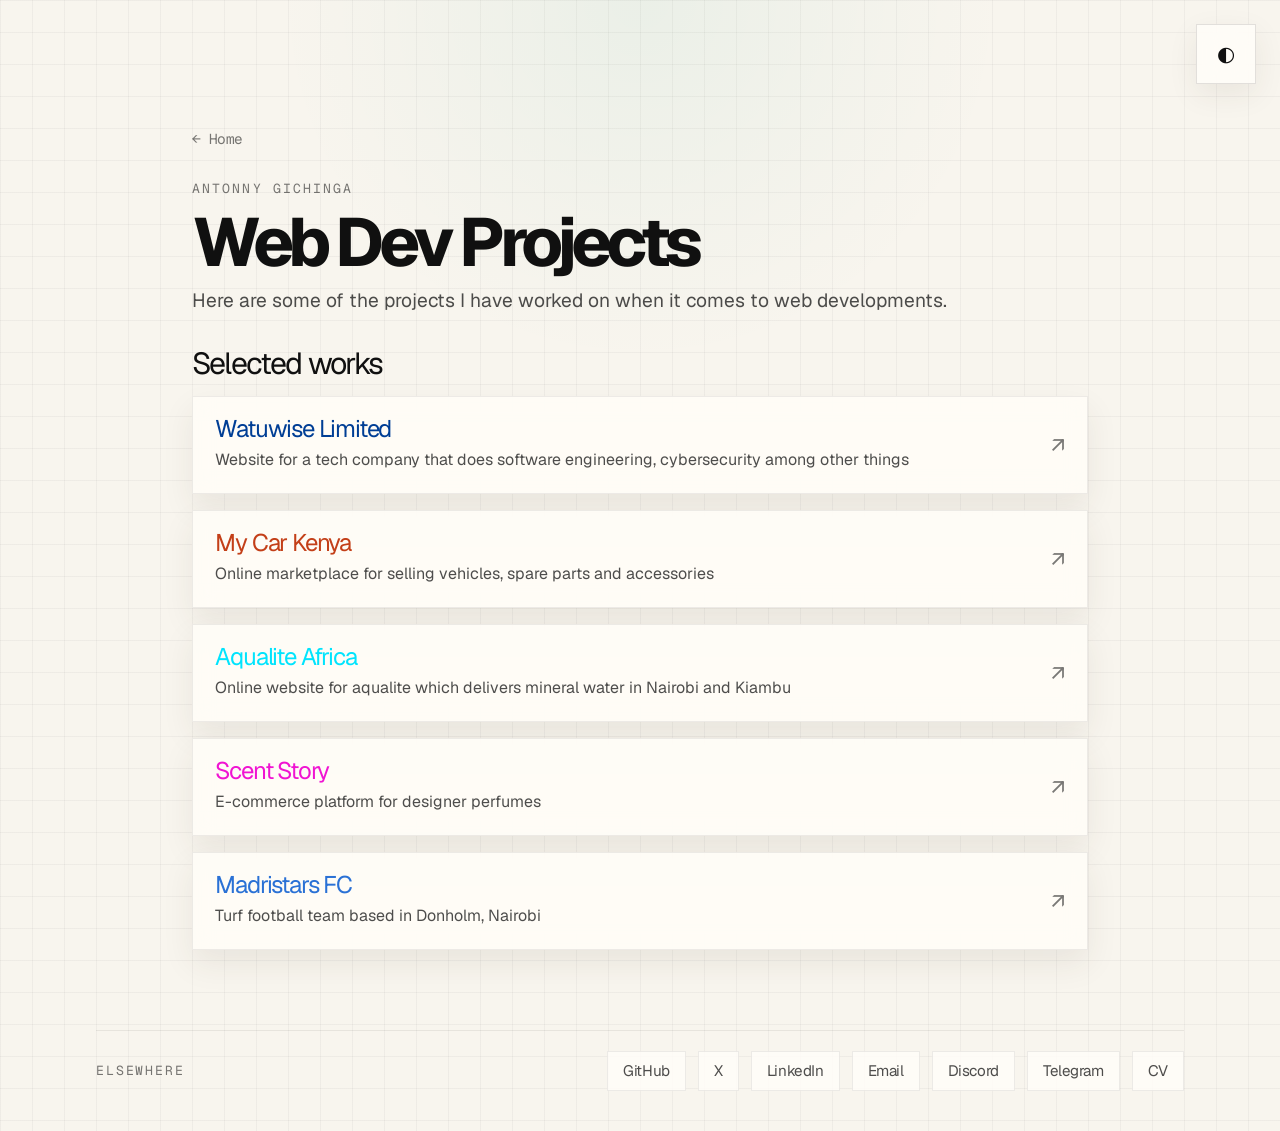
<file: projects/projects.html>
<!doctype html>
<html lang=en-us data-theme=light>

<head>
    <meta charset=utf-8>
    <meta name=viewport content="width=device-width,initial-scale=1">
    <title>Projects · Antonny Gichinga</title>
    <meta name=description content="Most Popular projects I have build.">
    <meta name=color-scheme content="light dark">
    <link rel=icon href=/favicon.svg type=image/svg+xml>
    <script>
        (() => {
            const e = localStorage.getItem("theme")
                , t = e === "dark" ? "dark" : "light";
            document.documentElement.dataset.theme = t
        }
        )()
    </script>
    <link rel="stylesheet" href="../css/main.css" crossorigin="anonymous">
</head>

<body class="bg-canvas text-ink antialiased">
    <main class=page-shell>
        <button class=theme-toggle type=button aria-label="Toggle color theme" aria-pressed=false data-theme-toggle>
            <span aria-hidden=true data-theme-icon>◐</span>
        </button>
        <article class=page-detail>
            <a class=page-back href="../index.html">← Home</a>
            <header class=detail-header>
                <p class=detail-kicker>Antonny Gichinga</p>
                <h1>Web Dev Projects</h1>
                <p class=detail-summary>Here are some of the projects I have worked on when it comes to web
                    developments.</p>
            </header>
            <section class=project-board aria-labelledby=project-board-title>
                <h2 id=project-board-title class=project-board-title>Selected works</h2>
                <div class=project-list>
                    <a class=project-card href=https://watuwise.com/ target=_blank rel=noreferrer>
                        <div class=project-card-copy web-dev>
                            <h3 class=watuwise>Watuwise Limited</h3>
                            <p>Website for a tech company that does software engineering, cybersecurity among other
                                things</p>
                        </div>
                        <span class=project-card-arrow aria-hidden=true>↗</span>
                    </a>
                    <a class=project-card href=https://mycarapp.co.ke/ target=_blank rel=noreferrer>
                        <div class=project-card-copy>
                            <h3 class=mycar>My Car Kenya</h3>
                            <p>Online marketplace for selling vehicles, spare parts and accessories</p>
                        </div>
                        <span class=project-card-arrow aria-hidden=true>↗</span>
                    </a>
                    <a class=project-card href=https://aqualite.africa/ target=_blank rel=noreferrer>
                        <div class=project-card-copy>
                            <h3 class=aqualite>Aqualite Africa</h3>
                            <p>Online website for aqualite which delivers mineral water in Nairobi and Kiambu</p>
                        </div>
                        <span class=project-card-arrow aria-hidden=true>↗</span>
                    </a>
                    <a class=project-card href=https://scentstory.co.ke/ target=_blank rel=noreferrer>
                        <div class=project-card-copy>
                            <h3 class=scentstory>Scent Story</h3>
                            <p>E-commerce platform for designer perfumes</p>
                        </div>
                        <span class=project-card-arrow aria-hidden=true>↗</span>
                    </a>
                    <a class=project-card href=https://madristars.co.ke/ target=_blank rel=noreferrer>
                        <div class=project-card-copy>
                            <h3 class=madristars>Madristars FC</h3>
                            <p>Turf football team based in Donholm, Nairobi</p>
                        </div>
                        <span class=project-card-arrow aria-hidden=true>↗</span>
                    </a>
                </div>
            </section>
        </article>
    </main>
    <footer class=site-footer>
        <div class=footer-inner>
            <p class=footer-label>Elsewhere</p>
            <nav class=footer-nav aria-label="Social links">
                <a class=footer-link href=https://github.com/giichinga target=_blank rel=noreferrer>GitHub</a>
                <a class=footer-link href=https://x.com/krispah_ target=_blank rel=noreferrer>X</a>
                <a class=footer-link href=https://www.linkedin.com/in/antonny-njoroge target=_blank
                    rel=noreferrer>LinkedIn</a>
                <a class=footer-link href=mailto:antonnygichinga@gmail.com>Email</a>
                <a class=footer-link href=http://discord.com/users/@toe_knee97 target=_blank rel=noreferrer>Discord</a>
                <a class=footer-link href=https://t.me/Giichinga target=_blank rel=noreferrer>Telegram</a>
                <a class=footer-link href="./assets/CV.pdf" target=_blank rel=noreferrer>CV</a>

            </nav>
        </div>
    </footer>
    <script>
            (() => {
                const e = document.querySelector("[data-theme-toggle]")
                    , t = document.documentElement;
                if (!e)
                    return;
                const n = e.querySelector("[data-theme-icon]")
                    , s = () => {
                        const s = t.dataset.theme || "light";
                        e.setAttribute("aria-pressed", s === "dark" ? "true" : "false"),
                            n && (n.textContent = s === "dark" ? "☼" : "◐")
                    }
                    ;
                s(),
                    e.addEventListener("click", () => {
                        const e = t.dataset.theme === "dark" ? "light" : "dark";
                        t.dataset.theme = e,
                            localStorage.setItem("theme", e),
                            s()
                    }
                    )
            }
            )()
    </script>
</body>

</html>
</file>
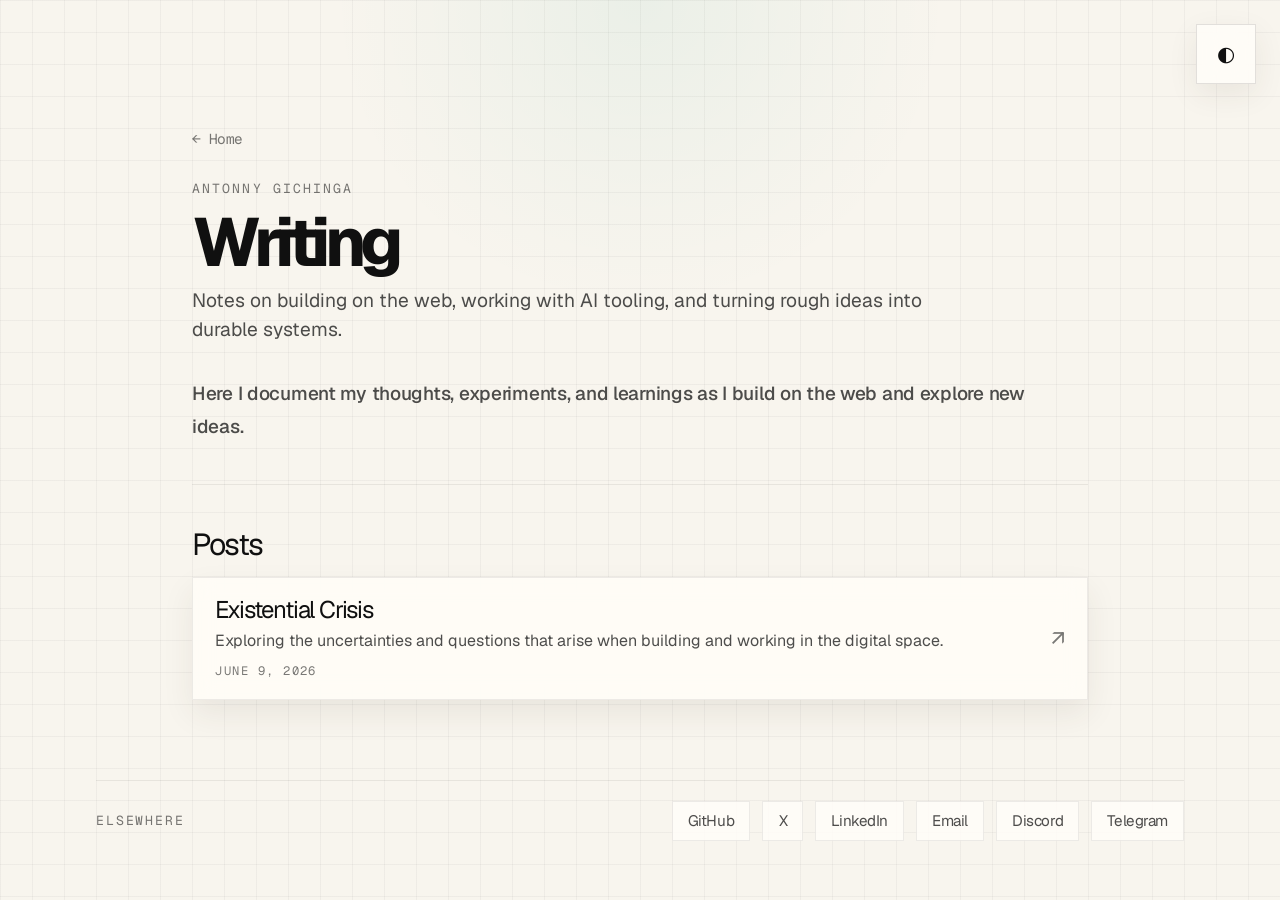
<file: writing/writing.html>
<!doctype html>
<html lang=en-us data-theme=light>
    <head>
        <meta charset=utf-8>
        <meta name=viewport content="width=device-width,initial-scale=1">
        <title>Writing · Antonny Gichinga</title>
        <meta name=description content="Notes on building on the web, working with AI tooling, and turning rough ideas into durable systems.">
        <meta name=color-scheme content="light dark">
        <link rel=icon href=/favicon.svg type=image/svg+xml>
        <script>
            ( () => {
                const e = localStorage.getItem("theme")
                  , t = e === "dark" ? "dark" : "light";
                document.documentElement.dataset.theme = t
            }
            )()
        </script>
        <link rel="stylesheet" href="../css/main.css" crossorigin="anonymous">
    </head>
    <body class="bg-canvas text-ink antialiased">
        <main class=page-shell>
            <button class=theme-toggle type=button aria-label="Toggle color theme" aria-pressed=false data-theme-toggle>
                <span aria-hidden=true data-theme-icon>◐</span>
            </button>
            <div class=page-detail>
                <a class=page-back href=/>← Home</a>
                <header class=detail-header>
                    <p class=detail-kicker>Antonny Gichinga</p>
                    <h1>Writing</h1>
                    <p class=detail-summary>Notes on building on the web, working with AI tooling, and turning rough ideas into durable systems.</p>
                </header>
                <div class="article-copy writing-intro">
                    <p>Here I document my thoughts, experiments, and learnings as I build on the web and explore new ideas.</p>
                </div>
                <section class=project-board aria-labelledby=writing-board-title>
                    <h2 id=writing-board-title class=project-board-title>Posts</h2>
                    <div class=project-list>
                        <a class=project-card href=/writing/existential-crisis/>
                        <div class=project-card-copy>
                            <h3>Existential Crisis</h3>
                            <p>Exploring the uncertainties and questions that arise when building and working in the digital space.</p>
                            <span class=post-date>June 9, 2026</span>
                        </div>
                        <span class=project-card-arrow aria-hidden=true>↗</span>
</a></div></section></div></main>
<footer class=site-footer>
    <div class=footer-inner>
        <p class=footer-label>Elsewhere</p>
         <nav class=footer-nav aria-label="Social links">
            <a class=footer-link href=https://github.com/giichinga target=_blank rel=noreferrer>GitHub</a>
            <a class=footer-link href=https://x.com/krispah_ target=_blank rel=noreferrer>X</a>
            <a class=footer-link href=https://www.linkedin.com/in/antonny-njoroge target=_blank rel=noreferrer>LinkedIn</a>
            <a class=footer-link href=mailto:antonnygichinga@gmail.com>Email</a>
            <a class=footer-link href=http://discord.com/users/@toe_knee97 target=_blank rel=noreferrer>Discord</a>
            <a class=footer-link href=https://t.me/Giichinga target=_blank rel=noreferrer>Telegram</a>
        </nav>
    </div>
</footer>
<script>
    ( () => {
        const e = document.querySelector("[data-theme-toggle]")
          , t = document.documentElement;
        if (!e)
            return;
        const n = e.querySelector("[data-theme-icon]")
          , s = () => {
            const s = t.dataset.theme || "light";
            e.setAttribute("aria-pressed", s === "dark" ? "true" : "false"),
            n && (n.textContent = s === "dark" ? "☼" : "◐")
        }
        ;
        s(),
        e.addEventListener("click", () => {
            const e = t.dataset.theme === "dark" ? "light" : "dark";
            t.dataset.theme = e,
            localStorage.setItem("theme", e),
            s()
        }
        )
    }
    )()
</script>
</body></html>
</file>
<file: css/main.css>
/*! tailwindcss v4.3.2 | MIT License | https://tailwindcss.com */
@layer theme {
  :root,
  :host {
    --font-sans:
      "Bricolage Grotesque", "Geist", ui-sans-serif, system-ui, sans-serif;
    --font-mono: "Geist Mono", ui-monospace, monospace;
    --default-font-family: var(--font-sans);
    --default-mono-font-family: var(--font-mono);
  }
}

@layer base {
  *,
  :after,
  :before,
  ::backdrop {
    box-sizing: border-box;
    border: 0 solid;
    margin: 0;
    padding: 0;
  }

  ::file-selector-button {
    box-sizing: border-box;
    border: 0 solid;
    margin: 0;
    padding: 0;
  }

  html,: host {
    -webkit-text-size-adjust: 100%;
    tab-size: 4;
    line-height: 1.5;
    font-family: var(
      --default-font-family,
      ui-sans-serif,
      system-ui,
      sans-serif,
      "Apple Color Emoji",
      "Segoe UI Emoji",
      "Segoe UI Symbol",
      "Noto Color Emoji"
    );
    font-feature-settings: var(--default-font-feature-settings, normal);
    font-variation-settings: var(--default-font-variation-settings, normal);
    -webkit-tap-highlight-color: transparent;
  }

  hr {
    height: 0;
    color: inherit;
    border-top-width: 1px;
  }

  abbr: where([title]) {
    -webkit-text-decoration: underline dotted;
    text-decoration: underline dotted;
  }

  h1,
  h2,
  h3,
  h4,
  h5,
  h6 {
    font-size: inherit;
    font-weight: inherit;
  }

  a {
    color: inherit;
    -webkit-text-decoration: inherit;
    -webkit-text-decoration: inherit;
    -webkit-text-decoration: inherit;
    text-decoration: inherit;
  }

  b,
  strong {
    font-weight: bolder;
  }

  code,
  kbd,
  samp,
  pre {
    font-family: var(
      --default-mono-font-family,
      ui-monospace,
      SFMono-Regular,
      Menlo,
      Monaco,
      Consolas,
      "Liberation Mono",
      "Courier New",
      monospace
    );
    font-feature-settings: var(--default-mono-font-feature-settings, normal);
    font-variation-settings: var(
      --default-mono-font-variation-settings,
      normal
    );
    font-size: 1em;
  }

  small {
    font-size: 80%;
  }

  sub,
  sup {
    vertical-align: baseline;
    font-size: 75%;
    line-height: 0;
    position: relative;
  }

  sub {
    bottom: -0.25em;
  }

  sup {
    top: -0.5em;
  }

  table {
    text-indent: 0;
    border-color: inherit;
    border-collapse: collapse;
  }

  :-moz-focusring {
    outline: auto;
  }

  progress {
    vertical-align: baseline;
  }

  summary {
    display: list-item;
  }

  ol,
  ul,
  menu {
    list-style: none;
  }

  img,
  svg,
  video,
  canvas,
  audio,
  iframe,
  embed,
  object {
    vertical-align: middle;
    display: block;
  }

  img,
  video {
    max-width: 100%;
    height: auto;
  }

  button,
  input,
  select,
  optgroup,
  textarea {
    font: inherit;
    font-feature-settings: inherit;
    font-variation-settings: inherit;
    letter-spacing: inherit;
    color: inherit;
    opacity: 1;
    background-color: #0000;
    border-radius: 0;
  }

  ::file-selector-button {
    font: inherit;
    font-feature-settings: inherit;
    font-variation-settings: inherit;
    letter-spacing: inherit;
    color: inherit;
    opacity: 1;
    background-color: #0000;
    border-radius: 0;
  }

  :where(select: is([multiple],[size])) optgroup {
    font-weight: bolder;
  }

  :where(select: is([multiple],[size])) optgroup option {
    padding-inline-start: 20px;
  }

  ::file-selector-button {
    margin-inline-end: 4px;
  }

  ::placeholder {
    opacity: 1;
  }

  @supports (not ((-webkit-appearance: -apple-pay-button))) or
    (contain-intrinsic-size: 1px) {
    ::placeholder {
      color: currentColor;
    }

    @supports (color: color-mix(in lab, red, red)) {
      ::placeholder {
        color: color-mix(in oklab, currentcolor 50%, transparent);
      }
    }
  }

  textarea {
    resize: vertical;
  }

  ::-webkit-search-decoration {
    -webkit-appearance: none;
  }

  ::-webkit-date-and-time-value {
    min-height: 1lh;
    text-align: inherit;
  }

  ::-webkit-datetime-edit {
    display: inline-flex;
  }

  ::-webkit-datetime-edit-fields-wrapper {
    padding: 0;
  }

  ::-webkit-datetime-edit {
    padding-block: 0;
  }

  ::-webkit-datetime-edit-year-field {
    padding-block: 0;
  }

  ::-webkit-datetime-edit-month-field {
    padding-block: 0;
  }

  ::-webkit-datetime-edit-day-field {
    padding-block: 0;
  }

  ::-webkit-datetime-edit-hour-field {
    padding-block: 0;
  }

  ::-webkit-datetime-edit-minute-field {
    padding-block: 0;
  }

  ::-webkit-datetime-edit-second-field {
    padding-block: 0;
  }

  ::-webkit-datetime-edit-millisecond-field {
    padding-block: 0;
  }

  ::-webkit-datetime-edit-meridiem-field {
    padding-block: 0;
  }

  ::-webkit-calendar-picker-indicator {
    line-height: 1;
  }

  :-moz-ui-invalid {
    box-shadow: none;
  }

  button,input: where([type=button],[type=reset],[type=submit]) {
    appearance: button;
  }

  ::file-selector-button {
    appearance: button;
  }

  ::-webkit-inner-spin-button {
    height: auto;
  }

  ::-webkit-outer-spin-button {
    height: auto;
  }

  [hidden]: where(:not([hidden=until-found])) {
    display: none !important;
  }

  :root {
    --canvas: #f8f5ee;
    --canvas-elevated: #fffdf8f0;
    --canvas-soft: #11111108;
    --border-strong: #1111111f;
    --border-soft: #11111113;
    --grid-line: #1111110a;
    --ambient-glow: #008f780e;
    --selection-bg: #10101024;
    --card-glow-start: #10101012;
    --card-glow-mid: #10101006;
    --card-glow-top: #10101008;
    --ink: #101010;
    --ink-dim: #101010bd;
    --ink-faint: #1010108f;
    --accent: #101010;
    --accent-link: #008f78;
    --shadow-color: #44332114;
  }

  [data-theme="dark"] {
    --canvas: #090909;
    --canvas-elevated: #111111db;
    --canvas-soft: #ffffff0b;
    --border-strong: #ffffff16;
    --border-soft: #ffffff0f;
    --grid-line: #ffffff0d;
    --ambient-glow: #ffffff12;
    --selection-bg: #ffffff2e;
    --card-glow-start: #ffffff0f;
    --card-glow-mid: #ffffff06;
    --card-glow-top: #ffffff08;
    --ink: #f3f3f1;
    --ink-dim: #f3f3f1b8;
    --ink-faint: #f3f3f17a;
    --accent: #fff;
    --accent-link: #8fffe0;
    --shadow-color: #00000047;
  }

  html {
    background:
      linear-gradient(var(--grid-line) 1px, transparent 1px),
      linear-gradient(90deg, var(--grid-line) 1px, transparent 1px),
      radial-gradient(circle at top, var(--ambient-glow), transparent 28%),
      var(--canvas);
    min-height: 100%;
    color: var(--ink);
    font-family: var(--font-sans);
    scroll-behavior: smooth;
    background-size:
      2rem 2rem,
      2rem 2rem,
      auto,
      auto;
  }

  body {
    min-height: 100vh;
    margin: 0;
  }

  a {
    color: inherit;
    text-decoration: none;
  }

  ::selection {
    background: var(--selection-bg);
  }
}

@layer components {
  .bg-canvas {
    background-color: #0000;
  }

  .text-ink {
    color: var(--ink);
  }

  .page-shell {
    width: min(100%, 72rem);
    margin-inline: auto;
    padding: clamp(2rem, 4vw, 3rem) clamp(1.25rem, 4vw, 2rem) 5rem;
    position: relative;
  }

  .theme-toggle {
    z-index: 20;
    border: 1px solid var(--border-strong);
    background: var(--canvas-elevated);
    justify-content: center;
    align-items: center;
    width: 3.75rem;
    height: 3.75rem;
    display: inline-flex;
    position: fixed;
    top: 1.5rem;
    right: 1.5rem;
  }

  @supports (color: color-mix(in lab, red, red)) {
    .theme-toggle {
      background: color-mix(in srgb, var(--canvas-elevated) 92%, transparent);
    }
  }

  .theme-toggle {
    color: var(--ink);
    box-shadow: 0 10px 30px var(--shadow-color);
    -webkit-backdrop-filter: blur(14px);
    backdrop-filter: blur(14px);
    transition:
      transform 0.18s,
      border-color 0.18s,
      background-color 0.18s;
  }

  .theme-toggle:hover {
    border-color: var(--accent);
    transform: translateY(-2px);
  }

  @supports (color: color-mix(in lab, red, red)) {
    .theme-toggle:hover {
      border-color: color-mix(in srgb, var(--accent) 28%, transparent);
    }
  }

  .theme-toggle span {
    font-size: 1.3rem;
    line-height: 1;
  }

  .hero {
    justify-items: center;
    gap: 2rem;
    padding-top: 4.5rem;
    display: grid;
  }

  .monogram {
    max-width: min(100%, 12ch);
    font-family: "Geist Pixel Line", var(--font-sans);
    letter-spacing: 0.08em;
    text-align: center;
    color: var(--accent);
    filter: drop-shadow(0 10px 18px #44332114);
    place-items: center;
    padding: 0.45rem 0.7rem;
    font-size: clamp(2.3rem, 7.2vw, 4.8rem);
    line-height: 0.9;
    display: inline-grid;
    position: relative;
  }

  .monogram:before,
  .monogram:after {
    content: attr(data-text);
    pointer-events: none;
    text-align: center;
    place-items: center;
    display: grid;
    position: absolute;
    inset: 0;
  }

  .monogram:before {
    color: var(--accent);
  }

  @supports (color: color-mix(in lab, red, red)) {
    .monogram:before {
      color: color-mix(in srgb, var(--accent) 74%, transparent);
    }
  }

  .monogram:before {
    opacity: 0;
    transform: translate(-0.12em, 0.08em);
  }

  .monogram:after {
    color: #0000;
    -webkit-text-stroke: 1px #1010101f;
    text-shadow: none;
    opacity: 0;
    transform: translate(0.08em, -0.06em);
  }

  .monogram span {
    z-index: 1;
    color: var(--accent);
    -webkit-text-fill-color: currentColor;
    display: block;
    position: relative;
  }

  [data-theme="dark"] .monogram {
    filter: drop-shadow(0 14px 26px #00000047);
  }

  [data-theme=dark] .monogram: before {
    opacity: 0.34;
  }

  [data-theme=dark] .monogram: after {
    opacity: 0.75;
    text-shadow: 0 0 28px #ffffff2e;
    -webkit-text-stroke-color: var(--accent);
  }

  @supports (color: color-mix(in lab, red, red)) {
    [data-theme="dark"] .monogram:after {
      -webkit-text-stroke-color: color-mix(
        in srgb,
        var(--accent) 34%,
        transparent
      );
    }
  }

  [data-theme="dark"] .monogram span {
    color: var(--accent);
    -webkit-text-fill-color: currentColor;
  }

  .intro {
    text-align: left;
    gap: 0.6rem;
    width: min(100%, 40rem);
    display: grid;
  }

  .intro-kicker {
    color: var(--ink-faint);
    font-family: var(--font-mono);
    letter-spacing: 0.18em;
    text-transform: uppercase;
    margin: 0;
    font-size: 0.8rem;
  }

  .intro h1 {
    letter-spacing: -0.08em;
    margin: 0;
    font-size: clamp(3rem, 8vw, 4.5rem);
    font-weight: 740;
    line-height: 0.94;
  }

  .intro-copy,
  .intro-subcopy {
    letter-spacing: -0.04em;
    max-width: 32rem;
    color: var(--ink-dim);
    margin: 0;
    font-size: clamp(1.05rem, 2vw, 1.4rem);
    line-height: 1.35;
  }

  .intro-subcopy {
    color: var(--ink-faint);
    font-size: 1rem;
  }

  .link-stack {
    width: min(100%, 56rem);
    margin: 4rem auto 0;
  }

  .link-stack h2 {
    letter-spacing: -0.06em;
    margin: 0 0 1.5rem;
    font-size: clamp(1.35rem, 2.4vw, 2rem);
    line-height: 1.05;
  }

  .card-list {
    gap: 1rem;
    display: grid;
  }

  .destination-card {
    border: 1px solid var(--border-soft);
    background: var(--canvas-elevated);
    grid-template-columns: minmax(0, 1fr) auto;
    align-items: center;
    gap: 1rem;
    display: grid;
    position: relative;
    overflow: hidden;
  }

  @supports (color: color-mix(in lab, red, red)) {
    .destination-card {
      background: color-mix(in srgb, var(--canvas-elevated) 94%, transparent);
    }
  }

  .destination-card {
    box-shadow: 0 14px 30px var(--shadow-color);
    -webkit-backdrop-filter: blur(10px);
    backdrop-filter: blur(10px);
    padding: 1.4rem 1.5rem;
    transition:
      transform 0.18s,
      border-color 0.18s,
      background-color 0.18s,
      box-shadow 0.18s;
  }

  .destination-card:hover {
    border-color: var(--border-strong);
    box-shadow: 0 20px 44px var(--shadow-color);
    transform: translateY(-3px);
  }

  .card-glow {
    background:
      linear-gradient(90deg, var(--card-glow-start), var(--card-glow-mid)),
      linear-gradient(180deg, var(--card-glow-top), transparent 70%);
    opacity: 0;
    pointer-events: none;
    transition: opacity 0.18s;
    position: absolute;
    inset: 0;
  }

  .destination-card:hover .card-glow {
    opacity: 1;
  }

  .card-body {
    z-index: 1;
    gap: 0.55rem;
    display: grid;
    position: relative;
  }

  .card-body h3 {
    letter-spacing: -0.06em;
    margin: 0;
    font-size: clamp(1.35rem, 2vw, 1.8rem);
    line-height: 1;
  }

  .card-body p {
    max-width: 48rem;
    color: var(--ink-dim);
    margin: 0;
    font-size: 1.02rem;
    line-height: 1.55;
  }

  .card-arrow {
    z-index: 1;
    color: var(--ink-faint);
    font-size: 1.5rem;
    transition:
      transform 0.18s,
      color 0.18s;
    position: relative;
  }

  .destination-card:hover .card-arrow {
    color: var(--ink);
    transform: translate(0.2rem, -0.2rem);
  }

  .page-detail {
    width: min(100%, 56rem);
    margin: 0 auto;
    padding-top: 5rem;
  }

  .page-back {
    color: var(--ink-faint);
    font-family: var(--font-mono);
    letter-spacing: -0.04em;
    align-items: center;
    gap: 0.5rem;
    margin-bottom: 2rem;
    font-size: 0.9rem;
    transition:
      color 0.18s,
      transform 0.18s;
    display: inline-flex;
  }

  .page-back:hover {
    color: var(--ink);
    transform: translate(-0.15rem);
  }

  .detail-header {
    gap: 0.8rem;
    margin-bottom: 2rem;
    display: grid;
  }

  .detail-kicker {
    color: var(--ink-faint);
    font-family: var(--font-mono);
    letter-spacing: 0.16em;
    text-transform: uppercase;
    margin: 0;
    font-size: 0.82rem;
  }

  .detail-header h1 {
    letter-spacing: -0.08em;
    margin: 0;
    font-size: clamp(2.8rem, 7vw, 4.25rem);
    font-weight: 740;
    line-height: 0.95;
  }

  .detail-summary {
    max-width: 48rem;
    color: var(--ink-dim);
    margin: 0;
    font-size: clamp(1rem, 2vw, 1.2rem);
    line-height: 1.5;
  }

  .article-copy {
    color: var(--ink-dim);
    letter-spacing: -0.015em;
    gap: 1.35rem;
    font-size: clamp(1.08rem, 1.6vw, 1.18rem);
    font-weight: 520;
    line-height: 1.78;
    display: grid;
  }

  .writing-intro {
    border-bottom: 1px solid var(--border-soft);
    margin-bottom: 2.75rem;
    padding-bottom: 2.5rem;
  }

  .article-copy h2,
  .article-copy h3 {
    color: var(--ink);
    letter-spacing: -0.05em;
    margin: 1.4rem 0 0.1rem;
    font-weight: 760;
    line-height: 1.1;
  }

  .article-copy h2 {
    font-size: clamp(1.85rem, 3vw, 2.35rem);
  }

  .article-copy h3 {
    font-size: clamp(1.35rem, 2.2vw, 1.7rem);
  }

  .article-copy p,
  .article-copy ul,
  .article-copy ol,
  .article-copy blockquote {
    margin: 0;
  }

  .article-copy p {
    max-width: 68ch;
  }

  .article-copy ul {
    gap: 0.7rem;
    max-width: 68ch;
    padding-left: 0;
    list-style: none;
    display: grid;
  }

  .article-copy ol {
    gap: 0.7rem;
    max-width: 68ch;
    padding-left: 1.55rem;
    display: grid;
  }

  .article-copy li {
    position: relative;
  }

  .article-copy ul li {
    padding-left: 1.35rem;
  }

  .article-copy ul li: before {
    content: "";
    border: 1px solid var(--accent-link);
    background: var(--accent-link);
    width: 0.42rem;
    height: 0.42rem;
    position: absolute;
    top: 0.82em;
    left: 0;
  }

  @supports (color: color-mix(in lab, red, red)) {
    .article-copy ul li:before {
      background: color-mix(in srgb, var(--accent-link) 28%, transparent);
    }
  }

  .article-copy strong {
    color: var(--ink);
    font-weight: 760;
  }

  .article-copy a, .article-copy-link {
    color: var(--accent-link);
    text-underline-offset: 0.18em;
    text-decoration-line: underline;
    text-decoration-thickness: 0.08em;
    -webkit-text-decoration-color: var(--accent-link);
    -webkit-text-decoration-color: var(--accent-link);
    text-decoration-color: var(--accent-link);
    font-weight: 700;
    position: relative;
  }

  @supports (color: color-mix(in lab, red, red)) {
    .article-copy a {
      -webkit-text-decoration-color: color-mix(
        in srgb,
        var(--accent-link) 42%,
        transparent
      );
      -webkit-text-decoration-color: color-mix(
        in srgb,
        var(--accent-link) 42%,
        transparent
      );
      text-decoration-color: color-mix(
        in srgb,
        var(--accent-link) 42%,
        transparent
      );
    }
  }

  .article-copy a {
    transition:
      color 0.15s,
      text-decoration-color 0.15s,
      background-color 0.15s;
  }

  .article-copy a: hover {
    color: var(--ink);
    background: var(--accent-link);
  }

  @supports (color: color-mix(in lab, red, red)) {
    .article-copy a:hover {
      background: color-mix(in srgb, var(--accent-link) 18%, transparent);
    }
  }

  .article-copy a: hover {
    -webkit-text-decoration-color: var(--accent-link);
    -webkit-text-decoration-color: var(--accent-link);
    text-decoration-color: var(--accent-link);
  }

  .article-copy blockquote {
    border-left: 2px solid var(--accent-link);
    max-width: 66ch;
    color: var(--ink);
    padding: 0.15rem 0 0.15rem 1.1rem;
    font-size: 1.05em;
  }

  .article-copy code {
    border: 1px solid var(--border-soft);
    background: var(--canvas-soft);
    color: var(--ink);
    font-family: var(--font-mono);
    padding: 0.08rem 0.32rem;
    font-size: 0.9em;
  }

  .article-copy hr {
    background: var(--border-soft);
    border: 0;
    width: 100%;
    height: 1px;
  }

  .project-board {
    margin-top: 1.5rem;
  }

  .project-board-title {
    letter-spacing: -0.06em;
    margin: 0 0 1rem;
    font-size: clamp(1.35rem, 2.4vw, 1.9rem);
    line-height: 1.05;
  }

  .project-list {
    gap: 1rem;
    display: grid;
  }

  .project-card {
    border: 1px solid var(--border-soft);
    background: var(--canvas-elevated);
    grid-template-columns: minmax(0, 1fr) auto;
    align-items: center;
    gap: 1rem;
    display: grid;
  }

  @supports (color: color-mix(in lab, red, red)) {
    .project-card {
      background: color-mix(in srgb, var(--canvas-elevated) 94%, transparent);
    }
  }

  .project-card {
    box-shadow: 0 14px 30px var(--shadow-color);
    -webkit-backdrop-filter: blur(10px);
    backdrop-filter: blur(10px);
    padding: 1.25rem 1.4rem;
    transition:
      transform 0.18s,
      border-color 0.18s,
      color 0.18s,
      box-shadow 0.18s;
  }

  .project-card:hover {
    border-color: var(--border-strong);
    box-shadow: 0 20px 44px var(--shadow-color);
    transform: translateY(-2px);
  }

  .project-card-copy {
    gap: 0.45rem;
    display: grid;
  }

  .project-card-copy div {
    display: none;
    border-radius: 3px;

    padding: 5px 10px;
    position: absolute;
    right: 6px;
    top: 6px;
    color: var(--ink-faint);
    font-family: var(--font-mono);
    letter-spacing: 0.12em;
    text-transform: uppercase;
    margin: 0;
    font-size: 0.7rem;
  }

  .project-card-copy h3 {
    letter-spacing: -0.05em;
    margin: 0;
    font-size: clamp(1.2rem, 2vw, 1.5rem);
    line-height: 1;
  }
  .watuwise {
    color: #003e95;
  }

  .mycar {
    color: #c33f18;
  }

  .aqualite {
    color: #01e4fd;
  }

  .scentstory {
    color: #f014d2
  }

  .madristars {
    color:#2a71d5
  }

  .project-card-copy p {
    color: var(--ink-dim);
    margin: 0;
    line-height: 1.55;
  }

  .project-card-arrow {
    color: var(--ink-faint);
    font-size: 1.4rem;
    transition:
      transform 0.18s,
      color 0.18s;
  }

  .project-card:hover .project-card-arrow {
    color: var(--ink);
    transform: translate(0.18rem, -0.18rem);
  }

  .graphic-detail {
    width: min(100%, 70rem);
  }

  .design-section {
    margin-top: clamp(2.5rem, 6vw, 4rem);
  }

  .design-section-heading {
    margin-bottom: 1.25rem;
  }

  .design-section-heading p {
    color: var(--ink-faint);
    margin: 0.55rem 0 0;
  }

  .poster-grid {
    grid-template-columns: repeat(2, minmax(0, 1fr));
    align-items: start;
    gap: clamp(1rem, 2.5vw, 1.75rem);
    display: grid;
  }

  .poster-card {
    border: 1px solid var(--border-soft);
    background: var(--canvas-elevated);
    box-shadow: 0 14px 30px var(--shadow-color);
    padding: clamp(0.5rem, 1.5vw, 0.9rem);
  }

  .poster-preview {
    background: var(--canvas-soft);
    display: block;
    overflow: hidden;
  }

  .poster-preview img {
    width: 100%;
    height: auto;
    transition: transform 0.25s;
  }

  .poster-preview:hover img {
    transform: scale(1.015);
  }

  .poster-card figcaption {
    color: var(--ink-dim);
    padding: 0.85rem 0.25rem 0.25rem;
    font-size: 0.95rem;
  }

  .print-grid {
    grid-template-columns: repeat(2, minmax(0, 1fr));
    gap: 1rem;
    display: grid;
  }

  .print-card {
    border: 1px solid var(--border-soft);
    background: var(--canvas-elevated);
    box-shadow: 0 14px 30px var(--shadow-color);
    min-height: 10rem;
    padding: 1.25rem 1.4rem;
    display: flex;
    flex-direction: column;
    align-items: flex-start;
    justify-content: space-between;
    gap: 1rem;
    transition:
      transform 0.18s,
      border-color 0.18s,
      box-shadow 0.18s;
  }

  .print-card:hover {
    border-color: var(--border-strong);
    box-shadow: 0 20px 44px var(--shadow-color);
    transform: translateY(-2px);
  }

  .print-card-type {
    color: var(--ink-faint);
    font-family: var(--font-mono);
    font-size: 0.75rem;
    letter-spacing: 0.1em;
    text-transform: uppercase;
  }

  .print-card-title {
    letter-spacing: -0.05em;
    font-size: clamp(1.2rem, 2vw, 1.5rem);
    line-height: 1.1;
  }

  .project-card-description {
    color: var(--ink-dim);
    line-height: 1.55;
  }

  .tech-stack {
    flex-wrap: wrap;
    gap: 0.45rem;
    margin: 0;
    padding: 0;
    display: flex;
  }

  .tech-pill {
    --tech-color: var(--ink-faint);

    border: 1px solid var(--tech-color);
    background: var(--canvas-soft);
    border-radius: 999px;
    align-items: center;
    gap: 0.4rem;
    padding: 0.35rem 0.65rem;
    color: var(--ink-dim);
    font-size: 0.78rem;
    font-weight: 600;
    line-height: 1;
    white-space: nowrap;
    display: inline-flex;
  }

  @supports (color: color-mix(in srgb, red, transparent)) {
    .tech-pill {
      border-color: color-mix(in srgb, var(--tech-color) 38%, transparent);
      background: color-mix(in srgb, var(--tech-color) 12%, var(--canvas-elevated));
    }
  }

  .tech-pill img {
    width: 0.95rem;
    height: 0.95rem;
    flex: none;
  }

  .tech-vue {
    --tech-color: #42b883;
  }

  .tech-tailwind {
    --tech-color: #06b6d4;
  }

  .tech-react {
    --tech-color: #61dafb;
  }

  .tech-express {
    --tech-color: #6b7280;
  }

  .tech-nginx {
    --tech-color: #009639;
  }

  .tech-next {
    --tech-color: #111111;
  }

  .tech-postgresql {
    --tech-color: #4169e1;
  }

  .tech-wordpress {
    --tech-color: #21759b;
  }

  .tech-woocommerce {
    --tech-color: #96588a;
  }

  .tech-php {
    --tech-color: #777bb4;
  }

  .tech-jquery {
    --tech-color: #0769ad;
  }

  .tech-bootstrap {
    --tech-color: #7952b3;
  }

  [data-theme="dark"] .tech-next img,
  [data-theme="dark"] .tech-express img {
    filter: invert(1);
  }

  .print-card-link {
    color: var(--ink-dim);
    font-size: 0.9rem;
  }

  .post-date {
    color: var(--ink-faint);
    font-family: var(--font-mono);
    letter-spacing: 0.12em;
    text-transform: uppercase;
    margin-top: 0.1rem;
    font-size: 0.76rem;
    display: block;
  }

  .site-footer {
    width: min(100%, 72rem);
    margin: 0 auto;
    padding: 0 clamp(1.25rem, 4vw, 2rem) 2.5rem;
  }

  .footer-inner {
    border-top: 1px solid var(--border-soft);
    justify-content: space-between;
    align-items: center;
    gap: 1rem;
    padding-top: 1.25rem;
    display: flex;
  }

  .footer-label {
    color: var(--ink-faint);
    font-family: var(--font-mono);
    letter-spacing: 0.14em;
    text-transform: uppercase;
    margin: 0;
    font-size: 0.82rem;
  }

  .footer-nav {
    flex-wrap: wrap;
    justify-content: flex-end;
    gap: 0.75rem;
    display: flex;
  }

  .footer-link {
    border: 1px solid var(--border-soft);
    background: var(--canvas-elevated);
    align-items: center;
    min-height: 2.5rem;
    padding: 0 0.95rem;
    display: inline-flex;
  }

  @supports (color: color-mix(in lab, red, red)) {
    .footer-link {
      background: color-mix(in srgb, var(--canvas-elevated) 92%, transparent);
    }
  }

  .footer-link {
    color: var(--ink-dim);
    letter-spacing: -0.03em;
    font-size: 0.95rem;
    transition:
      transform 0.18s,
      border-color 0.18s,
      color 0.18s,
      background-color 0.18s;
  }

  .footer-link:hover {
    border-color: var(--border-strong);
    color: var(--ink);
    transform: translateY(-2px);
  }

  .footer-static {
    cursor: default;
  }

  .footer-static:hover {
    border-color: var(--border-soft);
    color: var(--ink-dim);
    transform: none;
  }
}

@layer utilities {
  .static {
    position: static;
  }

  .block {
    display: block;
  }

  .table {
    display: table;
  }

  .antialiased {
    -webkit-font-smoothing: antialiased;
    -moz-osx-font-smoothing: grayscale;
  }
}

@font-face {
  font-family: Geist;
  src: url(../fonts/GeistVariable.woff2) format("woff2");
  font-display: swap;
  font-weight: 100 900;
}

@font-face {
  font-family: Geist Mono;
  src: url(../fonts/GeistMonoVariable.woff2) format("woff2");
  font-display: swap;
  font-weight: 100 900;
}

@font-face {
  font-family: Geist Pixel Line;
  src: url(../fonts/GeistPixelLine.woff2) format("woff2");
  font-display: swap;
}

@media (max-width: 640px) {
  .theme-toggle {
    width: 3.2rem;
    height: 3.2rem;
    top: 1rem;
    right: 1rem;
  }

  .hero {
    justify-items: start;
    padding-top: 5rem;
  }

  .monogram {
    letter-spacing: 0.05em;
    max-width: 100%;
    padding-inline: 0;
    font-size: clamp(1.85rem, 12vw, 3rem);
  }

  .link-stack {
    margin-top: 3rem;
  }

  .destination-card {
    grid-template-columns: 1fr;
    padding: 1.25rem;
  }

  .card-arrow {
    display: none;
  }

  .project-card {
    grid-template-columns: 1fr;
  }

  .project-card-arrow {
    display: none;
  }

  .poster-grid,
  .print-grid {
    grid-template-columns: 1fr;
  }

  .article-copy {
    gap: 1.1rem;
    line-height: 1.68;
  }

  .article-copy ul li {
    padding-left: 1.1rem;
  }

  .footer-inner {
    flex-direction: column;
    align-items: flex-start;
  }

  .footer-nav {
    justify-content: flex-start;
  }
}

 .article-copy pre {
                background: var(--canvas-soft);
                border: 1px solid var(--border-soft);
                padding: 1rem 1.1rem;
                overflow-x: auto;
                border-radius: 4px;
                margin-right: 4rem;
            }
            .article-copy pre code {
                border: 0;
                background: transparent;
                padding: 0;
                font-size: 0.88em;
                line-height: 1.55;
                white-space: pre;
            }
            .screenshot-slot {
                border: 2px dashed #71797e;
                background: #d13b3b0d;
                padding: 1.1rem;              
                border-radius: 4px;
                width: fit-content;
                
            }

            .screenshot-slot img {
                max-width: 100%;
                height: auto;
                display: block;
                margin: 0 auto;
            }


            .bug-table {
                width: 100%;
                max-width: 68ch;
                border-collapse: collapse;
                margin: 0.5rem 0 1.5rem;
                font-size: 0.95rem;
            }
            .bug-table th,
            .bug-table td {
                border: 1px solid var(--border-soft);
                padding: 0.55rem 0.7rem;
                text-align: left;
                vertical-align: top;
                line-height: 1.45;
            }
            .bug-table th {
                background: var(--canvas-soft);
                color: var(--ink);
                font-weight: 700;
            }
            .status-pill {
                display: inline-block;
                font-family: var(--font-mono);
                font-size: 0.72rem;
                letter-spacing: 0.08em;
                text-transform: uppercase;
                padding: 0.22rem 0.6rem;
                border-radius: 999px;
                border: 1px solid var(--border-strong);
                margin-left: 0.5rem;
                vertical-align: middle;
            }
            .status-done {
                color: #008f78;
                border-color: #008f7855;
                background: #008f780d;
            }
            .status-pending {
                color: #b8860b;
                border-color: #b8860b55;
                background: #b8860b0d;
            }

            .screenshot-caption {
                font-size: 0.85rem;
                color: var(--ink-faint);
                text-align: center;
                margin-top: 0.4rem;
                display: block;
                margin: auto;
                font-style: italic;
                
            }

            @media (max-width: 1000px) {
  .article-copy pre {
    margin-right: 0;
  }
  
}
</file>
